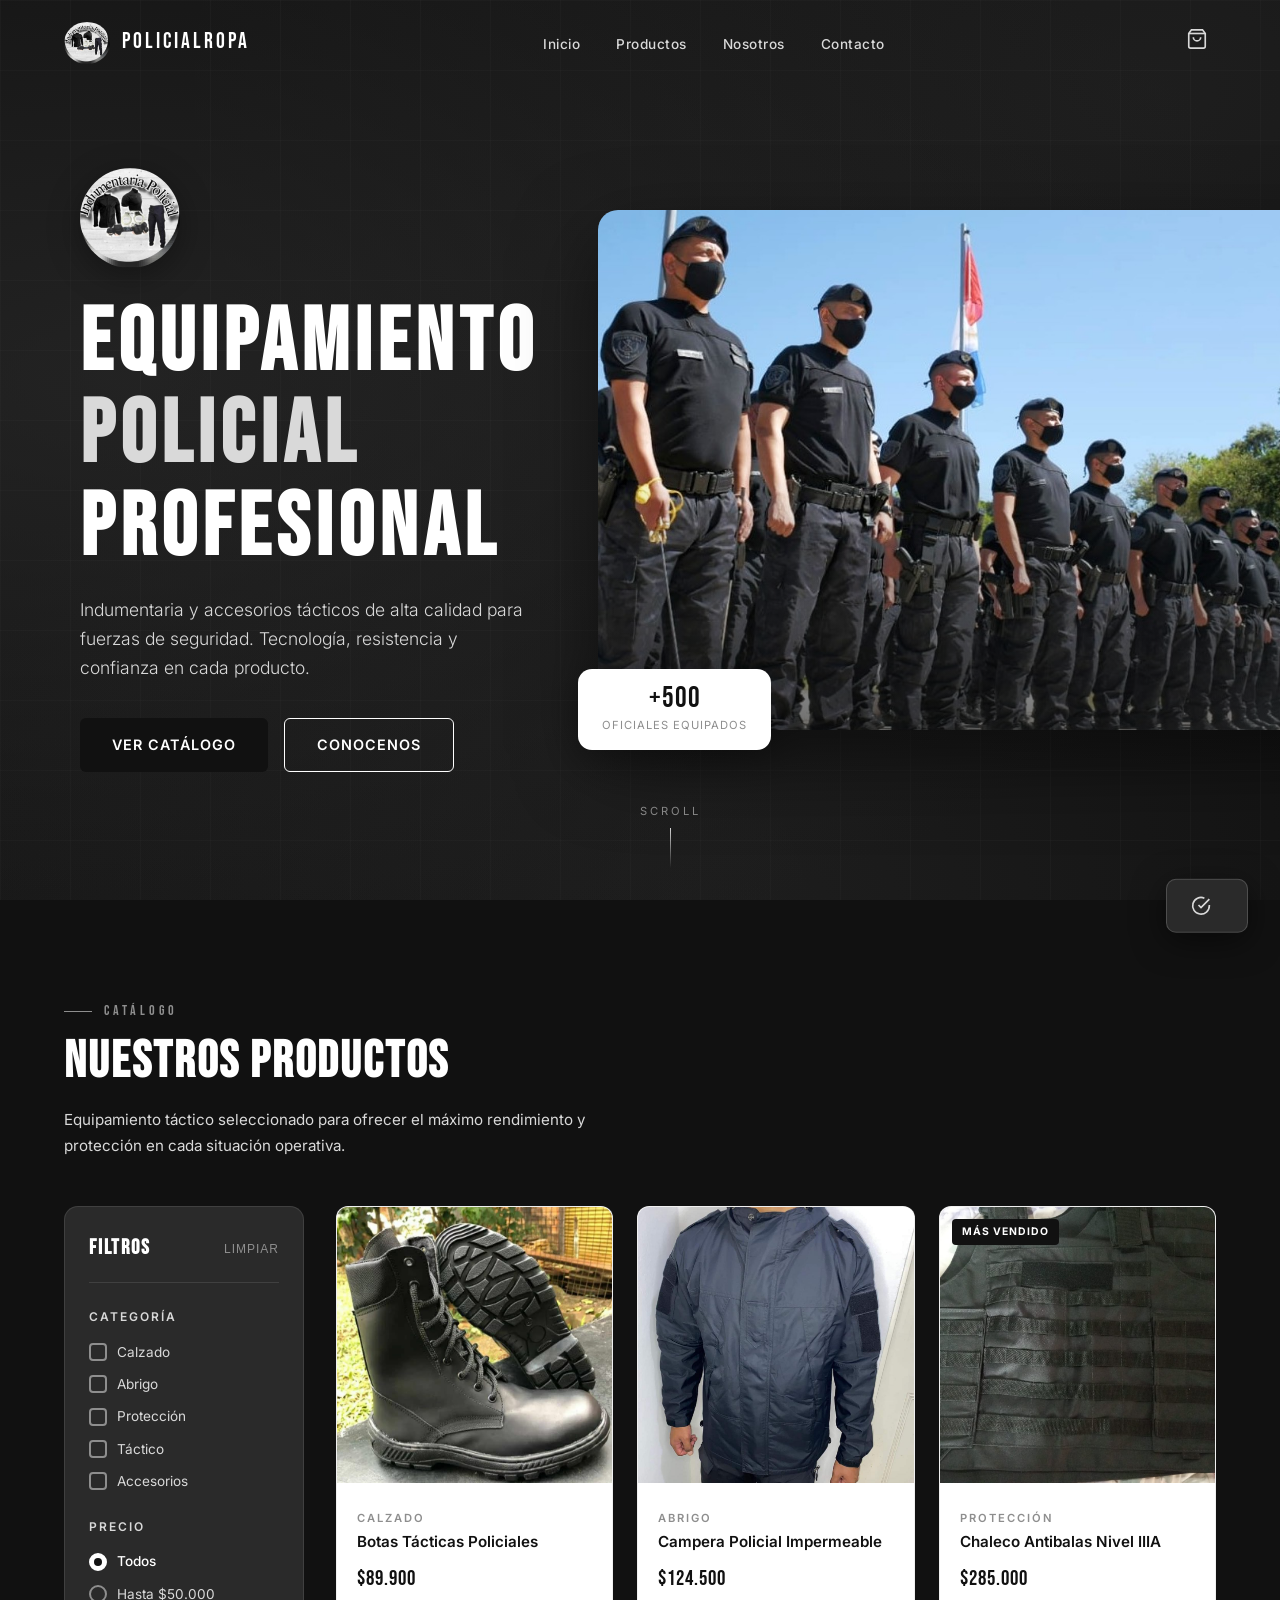
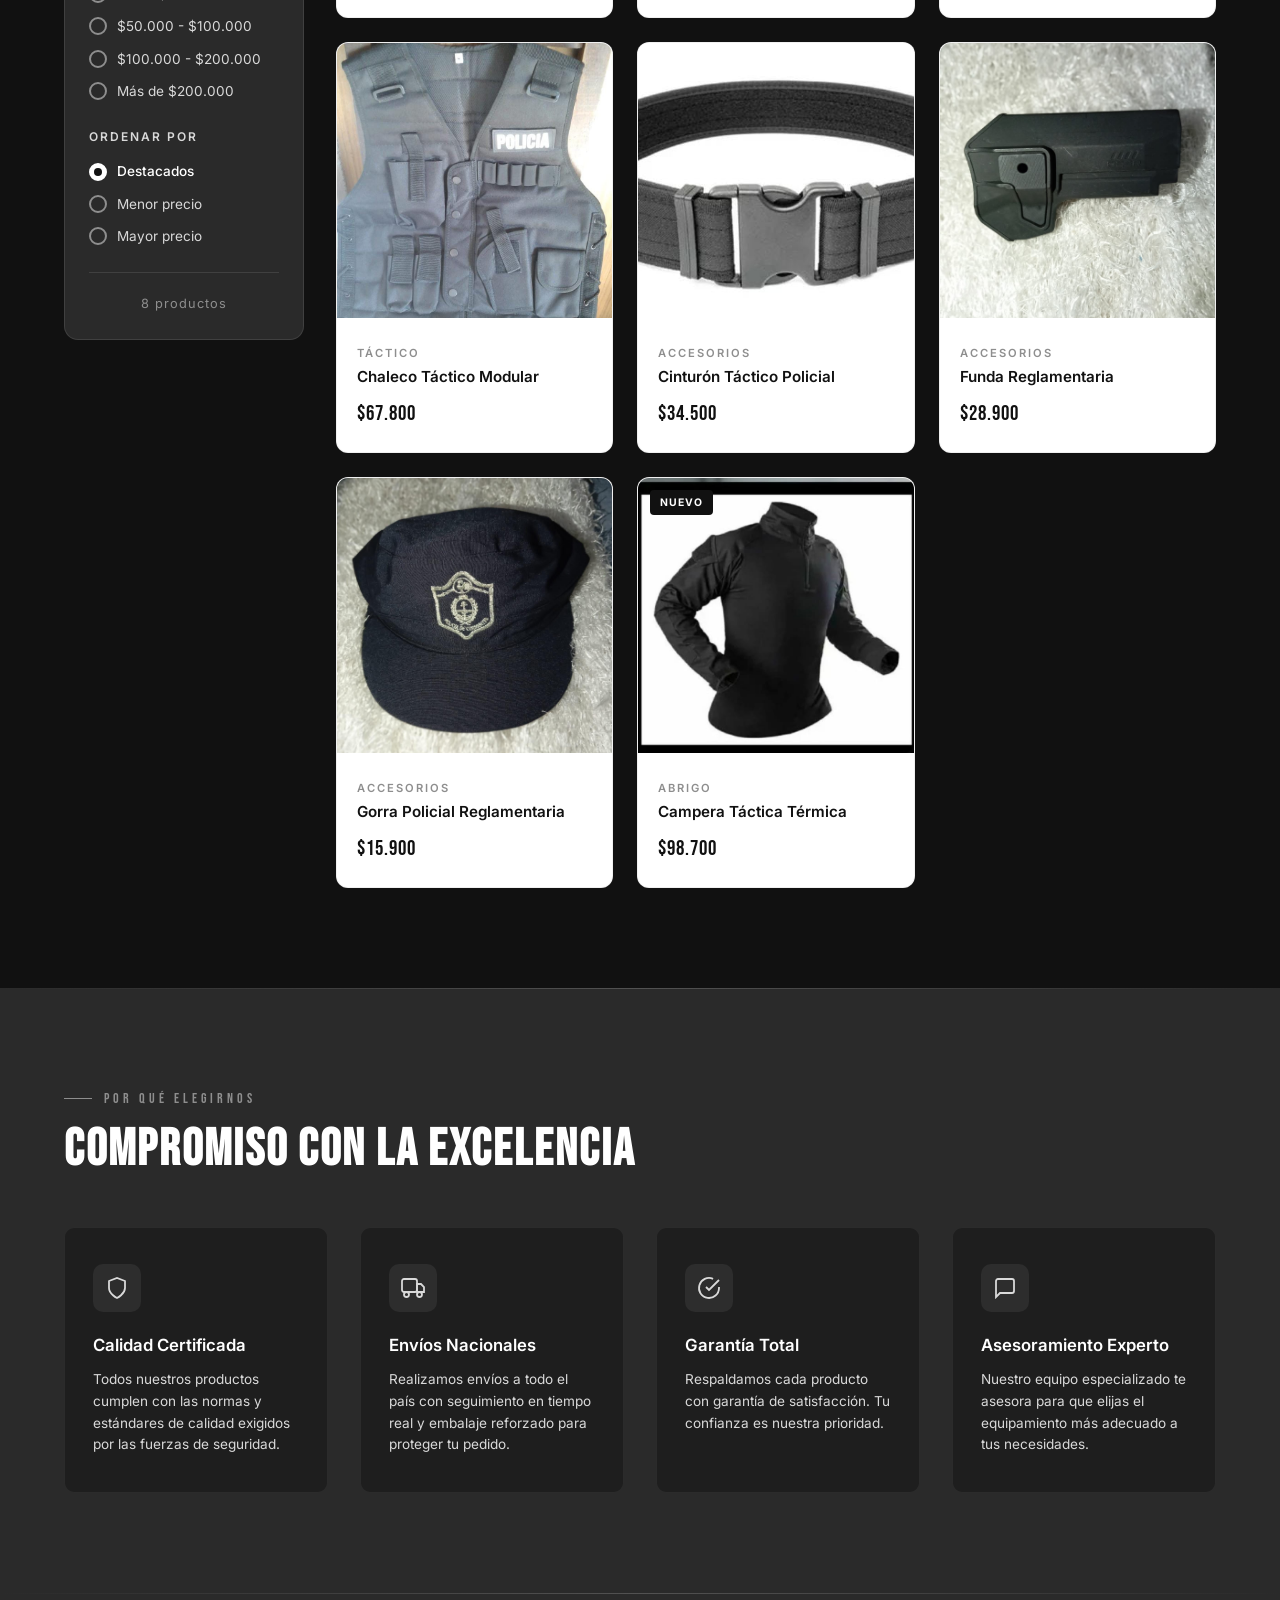
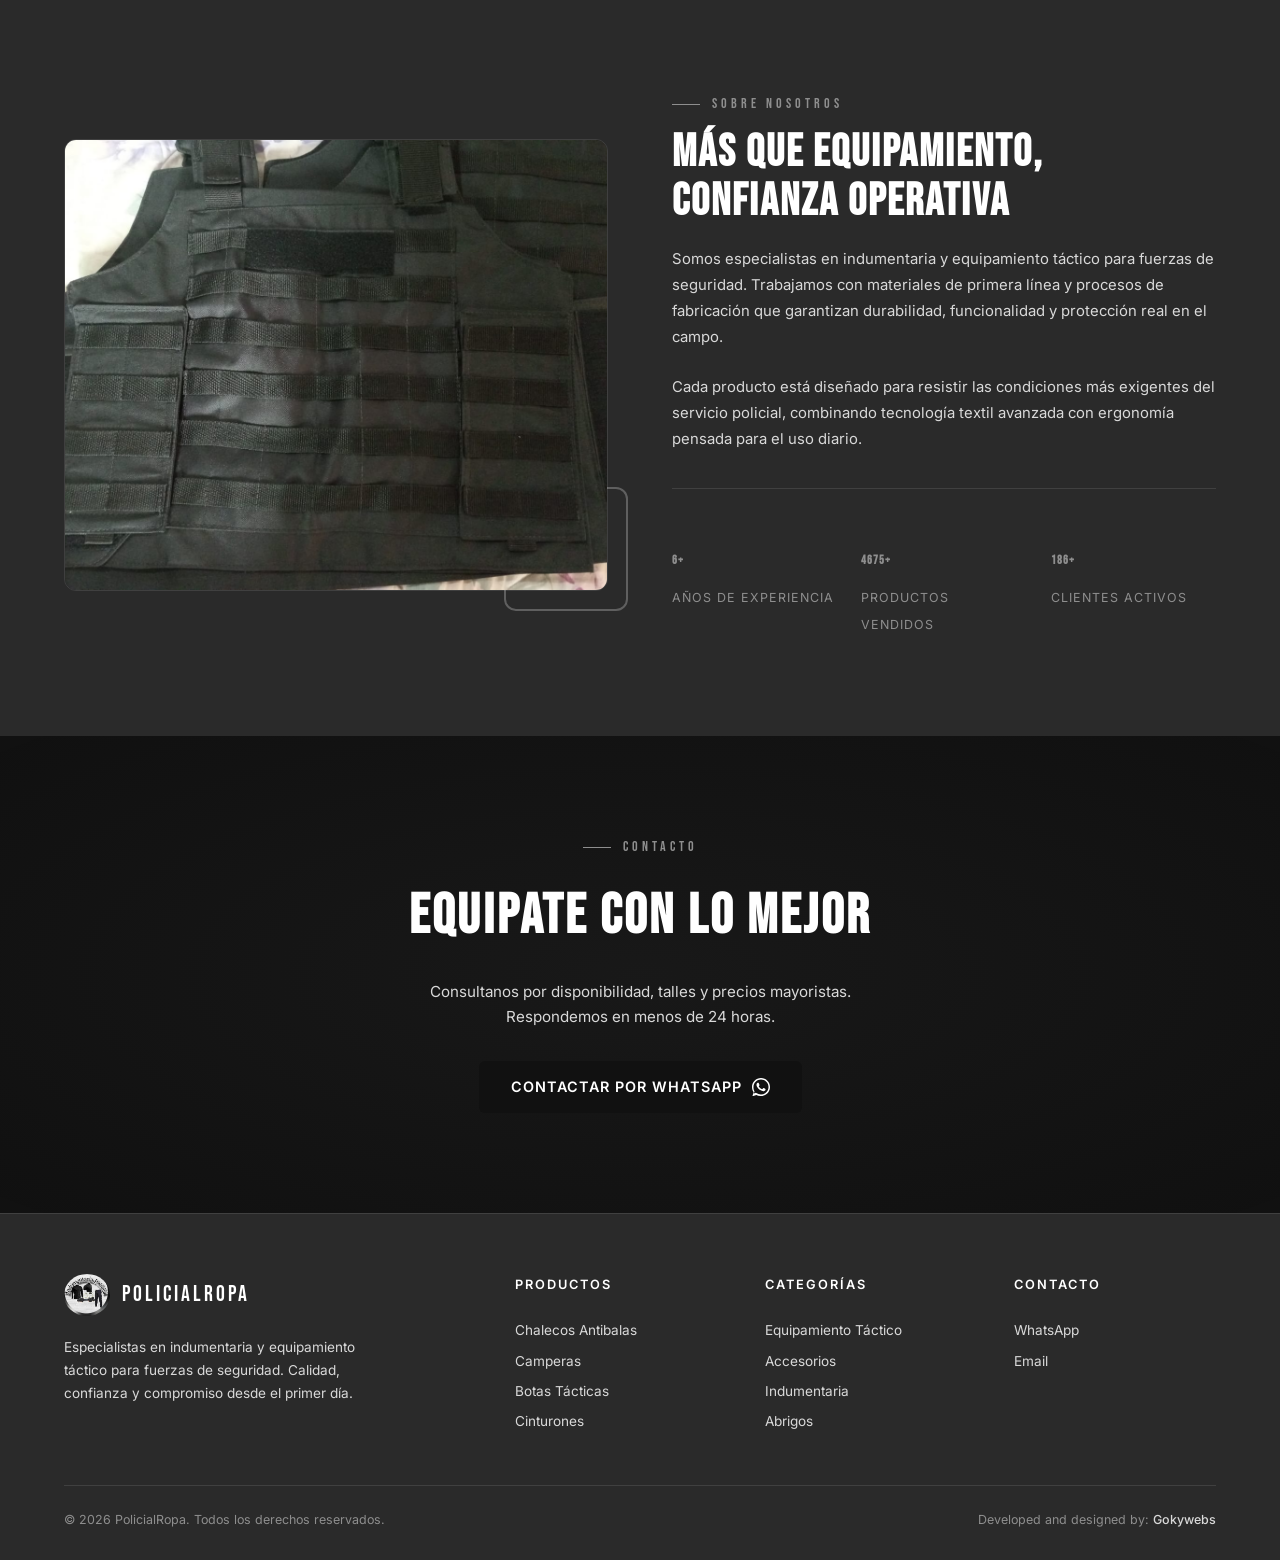
<file: index.html>
<!DOCTYPE html>
<html lang="es">
<head>
  <meta charset="UTF-8">
  <meta name="viewport" content="width=device-width, initial-scale=1.0">
  <meta name="description" content="Indumentaria policial y equipamiento táctico de alta calidad. Chalecos, camperas, botas, cinturones y accesorios para fuerzas de seguridad. Envíos a todo el país.">
  <meta name="keywords" content="indumentaria policial, equipamiento táctico, chaleco antibalas, campera policial, botas tácticas, uniforme policial, ropa policial, equipamiento de seguridad">
  <meta name="robots" content="index, follow">
  <meta property="og:title" content="PolicialRopa | Equipamiento Táctico Profesional">
  <meta property="og:description" content="Indumentaria y equipamiento táctico de alta calidad para fuerzas de seguridad. Chalecos, camperas, botas y accesorios.">
  <meta property="og:type" content="website">
  <meta property="og:image" content="images/logo.jpeg">
  <link rel="icon" type="image/jpeg" href="images/logo.jpeg">
  <title>PolicialRopa | Indumentaria y Equipamiento Táctico Policial</title>
  <link rel="stylesheet" href="css/styles.css">
  <script type="application/ld+json">
  {
    "@context": "https://schema.org",
    "@type": "Store",
    "name": "PolicialRopa",
    "description": "Venta de indumentaria policial y equipamiento táctico profesional",
    "url": "",
    "image": "images/logo.jpeg",
    "priceRange": "$$",
    "address": {
      "@type": "PostalAddress",
      "addressCountry": "AR"
    }
  }
  </script>
</head>
<body>

  <nav>
    <div class="container nav-inner">
      <a href="index.html" class="nav-logo">
        <img src="images/logo.jpeg" alt="PolicialRopa" width="42" height="42">
        <span>POLICIALROPA</span>
      </a>
      <ul class="nav-links">
        <li><a href="#inicio">Inicio</a></li>
        <li><a href="#productos">Productos</a></li>
        <li><a href="#nosotros">Nosotros</a></li>
        <li><a href="#contacto">Contacto</a></li>
      </ul>
      <div style="display:flex;align-items:center;gap:16px;">
        <div class="nav-cart">
          <svg viewBox="0 0 24 24"><path d="M6 2L3 6v14a2 2 0 002 2h14a2 2 0 002-2V6l-3-4z"/><line x1="3" y1="6" x2="21" y2="6"/><path d="M16 10a4 4 0 01-8 0"/></svg>
          <span class="cart-badge">0</span>
        </div>
        <div class="menu-toggle">
          <span></span>
          <span></span>
          <span></span>
        </div>
      </div>
    </div>
  </nav>

  <section class="hero" id="inicio">
    <div class="hero-bg"></div>
    <div class="hero-inner">
      <div class="hero-content">
        <div class="hero-logo">
          <img src="images/logo.jpeg" alt="PolicialRopa Logo" width="100" height="100">
        </div>
        <h1>EQUIPAMIENTO <span class="accent-text">POLICIAL</span><br>PROFESIONAL</h1>
        <p class="hero-sub">Indumentaria y accesorios tácticos de alta calidad para fuerzas de seguridad. Tecnología, resistencia y confianza en cada producto.</p>
        <div class="hero-cta">
          <a href="#productos" class="btn-primary">Ver Catálogo</a>
          <a href="#nosotros" class="btn-outline">Conocenos</a>
        </div>
      </div>
      <div class="hero-image">
        <div class="hero-image-frame">
          <img src="images/hero.jpg" alt="Equipamiento táctico policial - Chaleco táctico profesional" width="600" height="700">
          <div class="hero-image-overlay"></div>
        </div>
        <div class="hero-image-badge">
          <span class="badge-number">+500</span>
          <span class="badge-text">Oficiales equipados</span>
        </div>
      </div>
    </div>
    <div class="hero-scroll">
      <span>Scroll</span>
      <div class="scroll-line"></div>
    </div>
  </section>



  <section class="products" id="productos">
    <div class="container">
      <div class="products-header reveal">
        <div>
          <span class="section-label">Catálogo</span>
          <h2 class="section-title">NUESTROS PRODUCTOS</h2>
          <p class="section-desc">Equipamiento táctico seleccionado para ofrecer el máximo rendimiento y protección en cada situación operativa.</p>
        </div>
      </div>
      <div class="products-layout">
        <aside class="products-filters reveal">
          <div class="filters-header">
            <h3>Filtros</h3>
            <button class="filters-reset" id="filtersReset">Limpiar</button>
          </div>
          <div class="filter-group">
            <h4 class="filter-title">Categoría</h4>
            <div class="filter-options">
              <label class="filter-option">
                <input type="checkbox" name="category" value="Calzado">
                <span class="filter-check"></span>
                <span class="filter-label">Calzado</span>
              </label>
              <label class="filter-option">
                <input type="checkbox" name="category" value="Abrigo">
                <span class="filter-check"></span>
                <span class="filter-label">Abrigo</span>
              </label>
              <label class="filter-option">
                <input type="checkbox" name="category" value="Protección">
                <span class="filter-check"></span>
                <span class="filter-label">Protección</span>
              </label>
              <label class="filter-option">
                <input type="checkbox" name="category" value="Táctico">
                <span class="filter-check"></span>
                <span class="filter-label">Táctico</span>
              </label>
              <label class="filter-option">
                <input type="checkbox" name="category" value="Accesorios">
                <span class="filter-check"></span>
                <span class="filter-label">Accesorios</span>
              </label>
            </div>
          </div>
          <div class="filter-group">
            <h4 class="filter-title">Precio</h4>
            <div class="filter-options">
              <label class="filter-option">
                <input type="radio" name="price" value="all" checked>
                <span class="filter-check filter-check-radio"></span>
                <span class="filter-label">Todos</span>
              </label>
              <label class="filter-option">
                <input type="radio" name="price" value="0-50000">
                <span class="filter-check filter-check-radio"></span>
                <span class="filter-label">Hasta $50.000</span>
              </label>
              <label class="filter-option">
                <input type="radio" name="price" value="50000-100000">
                <span class="filter-check filter-check-radio"></span>
                <span class="filter-label">$50.000 - $100.000</span>
              </label>
              <label class="filter-option">
                <input type="radio" name="price" value="100000-200000">
                <span class="filter-check filter-check-radio"></span>
                <span class="filter-label">$100.000 - $200.000</span>
              </label>
              <label class="filter-option">
                <input type="radio" name="price" value="200000-999999">
                <span class="filter-check filter-check-radio"></span>
                <span class="filter-label">Más de $200.000</span>
              </label>
            </div>
          </div>
          <div class="filter-group">
            <h4 class="filter-title">Ordenar por</h4>
            <div class="filter-options">
              <label class="filter-option">
                <input type="radio" name="sort" value="default" checked>
                <span class="filter-check filter-check-radio"></span>
                <span class="filter-label">Destacados</span>
              </label>
              <label class="filter-option">
                <input type="radio" name="sort" value="price-asc">
                <span class="filter-check filter-check-radio"></span>
                <span class="filter-label">Menor precio</span>
              </label>
              <label class="filter-option">
                <input type="radio" name="sort" value="price-desc">
                <span class="filter-check filter-check-radio"></span>
                <span class="filter-label">Mayor precio</span>
              </label>
            </div>
          </div>
          <div class="filters-count">
            <span id="filtersCount">8 productos</span>
          </div>
        </aside>
      <div class="products-grid">

        <a href="productos/botas-tacticas.html" class="product-card reveal stagger-1" data-category="Calzado" data-price="89900">
          <div class="product-img">
            <img src="images/botas.jpeg" alt="Botas Tácticas Policiales" loading="lazy" width="400" height="400">
            <div class="product-overlay"><span class="btn-sm">Ver Detalle</span></div>
          </div>
          <div class="product-info">
            <span class="product-category">Calzado</span>
            <h3>Botas Tácticas Policiales</h3>
            <span class="product-price">$89.900</span>
          </div>
        </a>

        <a href="productos/campera-policial.html" class="product-card reveal stagger-2" data-category="Abrigo" data-price="124500">
          <div class="product-img">
            <img src="images/campera.jpeg" alt="Campera Policial Impermeable" loading="lazy" width="400" height="400">
            <div class="product-overlay"><span class="btn-sm">Ver Detalle</span></div>
          </div>
          <div class="product-info">
            <span class="product-category">Abrigo</span>
            <h3>Campera Policial Impermeable</h3>
            <span class="product-price">$124.500</span>
          </div>
        </a>

        <a href="productos/chaleco-antibalas.html" class="product-card reveal stagger-3" data-category="Protección" data-price="285000">
          <div class="product-img">
            <img src="images/chaleco.jpeg" alt="Chaleco Antibalas Nivel IIIA" loading="lazy" width="400" height="400">
            <span class="product-tag">Más vendido</span>
            <div class="product-overlay"><span class="btn-sm">Ver Detalle</span></div>
          </div>
          <div class="product-info">
            <span class="product-category">Protección</span>
            <h3>Chaleco Antibalas Nivel IIIA</h3>
            <span class="product-price">$285.000</span>
          </div>
        </a>

        <a href="productos/chaleco-tactico.html" class="product-card reveal stagger-4" data-category="Táctico" data-price="67800">
          <div class="product-img">
            <img src="images/chaleco2.jpeg" alt="Chaleco Táctico Modular" loading="lazy" width="400" height="400">
            <div class="product-overlay"><span class="btn-sm">Ver Detalle</span></div>
          </div>
          <div class="product-info">
            <span class="product-category">Táctico</span>
            <h3>Chaleco Táctico Modular</h3>
            <span class="product-price">$67.800</span>
          </div>
        </a>

        <a href="productos/cinturon-tactico.html" class="product-card reveal stagger-5" data-category="Accesorios" data-price="34500">
          <div class="product-img">
            <img src="images/cinturon.jpeg" alt="Cinturón Táctico Policial" loading="lazy" width="400" height="400">
            <div class="product-overlay"><span class="btn-sm">Ver Detalle</span></div>
          </div>
          <div class="product-info">
            <span class="product-category">Accesorios</span>
            <h3>Cinturón Táctico Policial</h3>
            <span class="product-price">$34.500</span>
          </div>
        </a>

        <a href="productos/funda-reglamentaria.html" class="product-card reveal stagger-6" data-category="Accesorios" data-price="28900">
          <div class="product-img">
            <img src="images/funda.jpeg" alt="Funda Reglamentaria" loading="lazy" width="400" height="400">
            <div class="product-overlay"><span class="btn-sm">Ver Detalle</span></div>
          </div>
          <div class="product-info">
            <span class="product-category">Accesorios</span>
            <h3>Funda Reglamentaria</h3>
            <span class="product-price">$28.900</span>
          </div>
        </a>

        <a href="productos/gorra-policial.html" class="product-card reveal stagger-7" data-category="Accesorios" data-price="15900">
          <div class="product-img">
            <img src="images/gorra.jpeg" alt="Gorra Policial Reglamentaria" loading="lazy" width="400" height="400">
            <div class="product-overlay"><span class="btn-sm">Ver Detalle</span></div>
          </div>
          <div class="product-info">
            <span class="product-category">Accesorios</span>
            <h3>Gorra Policial Reglamentaria</h3>
            <span class="product-price">$15.900</span>
          </div>
        </a>

        <a href="productos/campera-tactica.html" class="product-card reveal stagger-8" data-category="Abrigo" data-price="98700">
          <div class="product-img">
            <img src="images/otracampera.jpeg" alt="Campera Táctica Térmica" loading="lazy" width="400" height="400">
            <span class="product-tag">Nuevo</span>
            <div class="product-overlay"><span class="btn-sm">Ver Detalle</span></div>
          </div>
          <div class="product-info">
            <span class="product-category">Abrigo</span>
            <h3>Campera Táctica Térmica</h3>
            <span class="product-price">$98.700</span>
          </div>
        </a>

      </div>
      </div>
    </div>
  </section>
    <section class="features" id="beneficios">
    <div class="container">
      <div class="reveal">
        <span class="section-label">Por qué elegirnos</span>
        <h2 class="section-title">COMPROMISO CON LA EXCELENCIA</h2>
      </div>
      <div class="features-grid">
        <div class="feature-card reveal stagger-1">
          <div class="feature-icon">
            <svg viewBox="0 0 24 24"><path d="M12 22s8-4 8-10V5l-8-3-8 3v7c0 6 8 10 8 10z"/></svg>
          </div>
          <h3>Calidad Certificada</h3>
          <p>Todos nuestros productos cumplen con las normas y estándares de calidad exigidos por las fuerzas de seguridad.</p>
        </div>
        <div class="feature-card reveal stagger-2">
          <div class="feature-icon">
            <svg viewBox="0 0 24 24"><rect x="1" y="3" width="15" height="13" rx="2"/><polygon points="16 8 20 8 23 11 23 16 16 16 16 8"/><circle cx="5.5" cy="18.5" r="2.5"/><circle cx="18.5" cy="18.5" r="2.5"/></svg>
          </div>
          <h3>Envíos Nacionales</h3>
          <p>Realizamos envíos a todo el país con seguimiento en tiempo real y embalaje reforzado para proteger tu pedido.</p>
        </div>
        <div class="feature-card reveal stagger-3">
          <div class="feature-icon">
            <svg viewBox="0 0 24 24"><path d="M22 11.08V12a10 10 0 11-5.93-9.14"/><polyline points="22 4 12 14.01 9 11.01"/></svg>
          </div>
          <h3>Garantía Total</h3>
          <p>Respaldamos cada producto con garantía de satisfacción. Tu confianza es nuestra prioridad.</p>
        </div>
        <div class="feature-card reveal stagger-4">
          <div class="feature-icon">
            <svg viewBox="0 0 24 24"><path d="M21 15a2 2 0 01-2 2H7l-4 4V5a2 2 0 012-2h14a2 2 0 012 2z"/></svg>
          </div>
          <h3>Asesoramiento Experto</h3>
          <p>Nuestro equipo especializado te asesora para que elijas el equipamiento más adecuado a tus necesidades.</p>
        </div>
      </div>
    </div>
  </section>

  <section class="about" id="nosotros">
    <div class="container">
      <div class="about-grid">
        <div class="about-visual reveal from-left">
          <div class="about-visual-inner">
            <img src="images/chaleco.jpeg" alt="Equipamiento táctico profesional" loading="lazy" width="600" height="450">
          </div>
        </div>
        <div class="about-content reveal from-right">
          <span class="section-label">Sobre nosotros</span>
          <h2>MÁS QUE EQUIPAMIENTO,<br>CONFIANZA OPERATIVA</h2>
          <p>Somos especialistas en indumentaria y equipamiento táctico para fuerzas de seguridad. Trabajamos con materiales de primera línea y procesos de fabricación que garantizan durabilidad, funcionalidad y protección real en el campo.</p>
          <p>Cada producto está diseñado para resistir las condiciones más exigentes del servicio policial, combinando tecnología textil avanzada con ergonomía pensada para el uso diario.</p>
          <div class="about-stats">
            <div class="stat-item">
              <h4><span class="counter" data-target="12" data-suffix="+">0</span></h4>
              <span>Años de experiencia</span>
            </div>
            <div class="stat-item">
              <h4><span class="counter" data-target="8500" data-suffix="+">0</span></h4>
              <span>Productos vendidos</span>
            </div>
            <div class="stat-item">
              <h4><span class="counter" data-target="340" data-suffix="+">0</span></h4>
              <span>Clientes activos</span>
            </div>
          </div>
        </div>
      </div>
    </div>
  </section>

  <section class="cta-section" id="contacto">
    <div class="container">
      <div class="cta-inner reveal from-scale">
        <span class="section-label" style="justify-content:center;">Contacto</span>
        <h2>EQUIPATE CON LO MEJOR</h2>
        <p>Consultanos por disponibilidad, talles y precios mayoristas. Respondemos en menos de 24 horas.</p>
        <a href="https://wa.me/5491100000000?text=Hola%2C%20quiero%20consultar%20por%20productos%20de%20indumentaria%20policial" target="_blank" rel="noopener" class="btn-primary">
          Contactar por WhatsApp
          <svg width="18" height="18" viewBox="0 0 24 24" fill="currentColor"><path d="M17.472 14.382c-.297-.149-1.758-.867-2.03-.967-.273-.099-.471-.148-.67.15-.197.297-.767.966-.94 1.164-.173.199-.347.223-.644.075-.297-.15-1.255-.463-2.39-1.475-.883-.788-1.48-1.761-1.653-2.059-.173-.297-.018-.458.13-.606.134-.133.298-.347.446-.52.149-.174.198-.298.298-.497.099-.198.05-.371-.025-.52-.075-.149-.669-1.612-.916-2.207-.242-.579-.487-.5-.669-.51-.173-.008-.371-.01-.57-.01-.198 0-.52.074-.792.372-.272.297-1.04 1.016-1.04 2.479 0 1.462 1.065 2.875 1.213 3.074.149.198 2.096 3.2 5.077 4.487.709.306 1.262.489 1.694.625.712.227 1.36.195 1.871.118.571-.085 1.758-.719 2.006-1.413.248-.694.248-1.289.173-1.413-.074-.124-.272-.198-.57-.347z"/><path d="M12 0C5.373 0 0 5.373 0 12c0 2.625.846 5.059 2.284 7.034L.789 23.492a.5.5 0 00.611.611l4.458-1.495A11.945 11.945 0 0012 24c6.627 0 12-5.373 12-12S18.627 0 12 0zm0 22c-2.319 0-4.476-.697-6.282-1.89l-.44-.298-2.85.955.955-2.85-.298-.44A9.953 9.953 0 012 12C2 6.486 6.486 2 12 2s10 4.486 10 10-4.486 10-10 10z"/></svg>
        </a>
      </div>
    </div>
  </section>

  <footer>
    <div class="container">
      <div class="footer-grid">
        <div class="footer-brand">
          <a href="index.html" class="nav-logo">
            <img src="images/logo.jpeg" alt="PolicialRopa" width="42" height="42">
            <span>POLICIALROPA</span>
          </a>
          <p>Especialistas en indumentaria y equipamiento táctico para fuerzas de seguridad. Calidad, confianza y compromiso desde el primer día.</p>
        </div>
        <div class="footer-col">
          <h4>Productos</h4>
          <a href="productos/chaleco-antibalas.html">Chalecos Antibalas</a>
          <a href="productos/campera-policial.html">Camperas</a>
          <a href="productos/botas-tacticas.html">Botas Tácticas</a>
          <a href="productos/cinturon-tactico.html">Cinturones</a>
        </div>
        <div class="footer-col">
          <h4>Categorías</h4>
          <a href="productos/chaleco-tactico.html">Equipamiento Táctico</a>
          <a href="productos/funda-reglamentaria.html">Accesorios</a>
          <a href="productos/gorra-policial.html">Indumentaria</a>
          <a href="productos/campera-tactica.html">Abrigos</a>
        </div>
        <div class="footer-col">
          <h4>Contacto</h4>
          <a href="https://wa.me/5491100000000" target="_blank" rel="noopener">WhatsApp</a>
          <a href="mailto:info@policialropa.com">Email</a>
        </div>
      </div>
      <div class="footer-bottom">
        <p>&copy; 2026 PolicialRopa. Todos los derechos reservados.</p>
        <p>Developed and designed by: <a href="https://gokywebs.net" target="_blank" rel="noopener">Gokywebs</a></p>
      </div>
    </div>
  </footer>

  <div class="cart-overlay"></div>
  <div class="cart-drawer">
    <div class="cart-header">
      <h3>Mi Carrito</h3>
      <button class="cart-close">✕</button>
    </div>
    <div class="cart-items"></div>
    <div class="cart-footer">
      <div class="cart-total">
        <span>Total</span>
        <strong>$0</strong>
      </div>
      <button class="btn-primary cart-checkout">Finalizar Compra</button>
    </div>
  </div>

  <div class="toast">
    <svg viewBox="0 0 24 24"><path d="M22 11.08V12a10 10 0 11-5.93-9.14"/><polyline points="22 4 12 14.01 9 11.01"/></svg>
    <span></span>
  </div>

  <script src="js/main.js"></script>
</body>
</html>
</file>
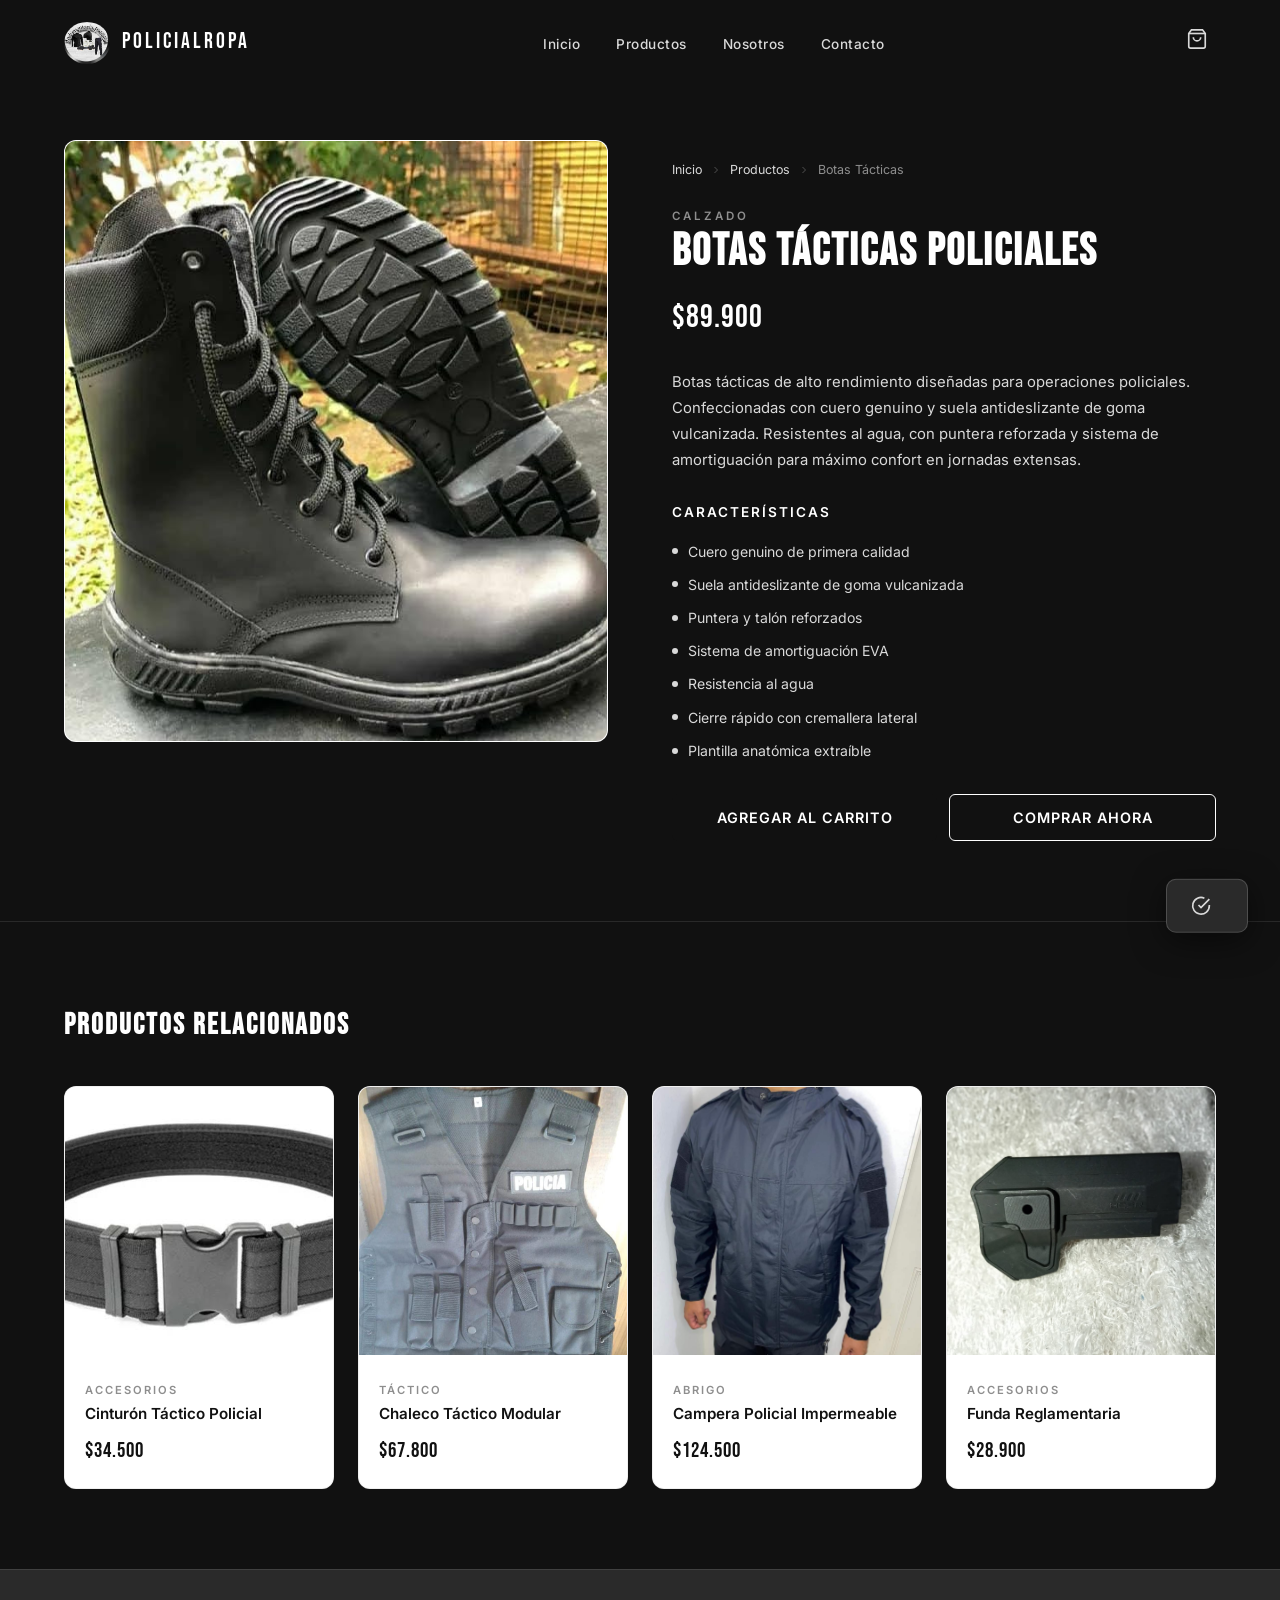
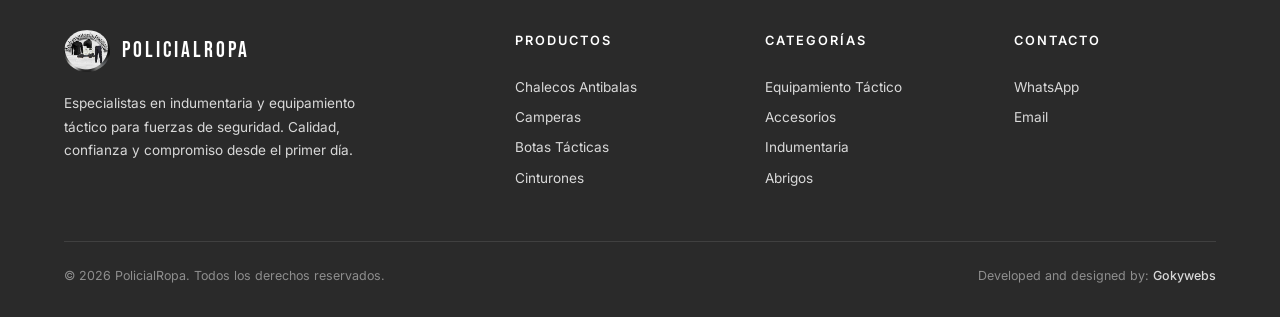
<file: productos/botas-tacticas.html>
<!DOCTYPE html>
<html lang="es">
<head>
  <meta charset="UTF-8">
  <meta name="viewport" content="width=device-width, initial-scale=1.0">
  <meta name="description" content="Botas tácticas policiales de alto rendimiento. Cuero genuino, suela antideslizante y amortiguación para máximo confort en operaciones de seguridad.">
  <meta name="keywords" content="botas tácticas, botas policiales, calzado policial, botas de seguridad, botas operativas">
  <meta property="og:title" content="Botas Tácticas Policiales | PolicialRopa">
  <meta property="og:description" content="Botas tácticas de alto rendimiento para operaciones policiales. Cuero genuino y suela antideslizante.">
  <meta property="og:image" content="../images/botas.jpeg">
  <link rel="icon" type="image/jpeg" href="../images/logo.jpeg">
  <title>Botas Tácticas Policiales | PolicialRopa</title>
  <link rel="stylesheet" href="../css/styles.css">
  <script type="application/ld+json">
  {
    "@context": "https://schema.org",
    "@type": "Product",
    "name": "Botas Tácticas Policiales",
    "description": "Botas tácticas de alto rendimiento diseñadas para operaciones policiales. Cuero genuino y suela antideslizante.",
    "image": "../images/botas.jpeg",
    "brand": { "@type": "Brand", "name": "PolicialRopa" },
    "offers": {
      "@type": "Offer",
      "price": "89900",
      "priceCurrency": "ARS",
      "availability": "https://schema.org/InStock"
    }
  }
  </script>
</head>
<body>

  <nav>
    <div class="container nav-inner">
      <a href="../index.html" class="nav-logo">
        <img src="../images/logo.jpeg" alt="PolicialRopa" width="42" height="42">
        <span>POLICIALROPA</span>
      </a>
      <ul class="nav-links">
        <li><a href="../index.html">Inicio</a></li>
        <li><a href="../index.html#productos">Productos</a></li>
        <li><a href="../index.html#nosotros">Nosotros</a></li>
        <li><a href="../index.html#contacto">Contacto</a></li>
      </ul>
      <div style="display:flex;align-items:center;gap:16px;">
        <div class="nav-cart">
          <svg viewBox="0 0 24 24"><path d="M6 2L3 6v14a2 2 0 002 2h14a2 2 0 002-2V6l-3-4z"/><line x1="3" y1="6" x2="21" y2="6"/><path d="M16 10a4 4 0 01-8 0"/></svg>
          <span class="cart-badge">0</span>
        </div>
        <div class="menu-toggle">
          <span></span>
          <span></span>
          <span></span>
        </div>
      </div>
    </div>
  </nav>

  <section class="product-detail">
    <div class="container">
      <div class="product-detail-grid">
        <div class="detail-image reveal">
          <img src="../images/botas.jpeg" alt="Botas Tácticas Policiales" width="600" height="600">
        </div>
        <div class="detail-info">
          <div class="detail-breadcrumb reveal">
            <a href="../index.html">Inicio</a>
            <svg viewBox="0 0 24 24"><polyline points="9 18 15 12 9 6"/></svg>
            <a href="../index.html#productos">Productos</a>
            <svg viewBox="0 0 24 24"><polyline points="9 18 15 12 9 6"/></svg>
            <span>Botas Tácticas</span>
          </div>
          <span class="detail-category reveal">Calzado</span>
          <h1 class="reveal">BOTAS TÁCTICAS POLICIALES</h1>
          <div class="detail-price reveal">$89.900</div>
          <p class="detail-desc reveal">Botas tácticas de alto rendimiento diseñadas para operaciones policiales. Confeccionadas con cuero genuino y suela antideslizante de goma vulcanizada. Resistentes al agua, con puntera reforzada y sistema de amortiguación para máximo confort en jornadas extensas.</p>
          <div class="detail-features reveal">
            <h3>Características</h3>
            <ul>
              <li>Cuero genuino de primera calidad</li>
              <li>Suela antideslizante de goma vulcanizada</li>
              <li>Puntera y talón reforzados</li>
              <li>Sistema de amortiguación EVA</li>
              <li>Resistencia al agua</li>
              <li>Cierre rápido con cremallera lateral</li>
              <li>Plantilla anatómica extraíble</li>
            </ul>
          </div>
          <div class="detail-actions reveal">
            <button class="btn-primary" onclick="addToCart('Botas Tácticas Policiales', 89900, '../images/botas.jpeg')">Agregar al Carrito</button>
            <button class="btn-outline" onclick="buyNow('Botas Tácticas Policiales')">Comprar Ahora</button>
          </div>
        </div>
      </div>
    </div>
  </section>

  <section class="related-products">
    <div class="container">
      <h2 class="reveal">PRODUCTOS RELACIONADOS</h2>
      <div class="related-grid">
        <a href="cinturon-tactico.html" class="product-card reveal stagger-1">
          <div class="product-img">
            <img src="../images/cinturon.jpeg" alt="Cinturón Táctico Policial" loading="lazy" width="400" height="400">
            <div class="product-overlay"><span class="btn-sm">Ver Detalle</span></div>
          </div>
          <div class="product-info">
            <span class="product-category">Accesorios</span>
            <h3>Cinturón Táctico Policial</h3>
            <span class="product-price">$34.500</span>
          </div>
        </a>
        <a href="chaleco-tactico.html" class="product-card reveal stagger-2">
          <div class="product-img">
            <img src="../images/chaleco2.jpeg" alt="Chaleco Táctico Modular" loading="lazy" width="400" height="400">
            <div class="product-overlay"><span class="btn-sm">Ver Detalle</span></div>
          </div>
          <div class="product-info">
            <span class="product-category">Táctico</span>
            <h3>Chaleco Táctico Modular</h3>
            <span class="product-price">$67.800</span>
          </div>
        </a>
        <a href="campera-policial.html" class="product-card reveal stagger-3">
          <div class="product-img">
            <img src="../images/campera.jpeg" alt="Campera Policial Impermeable" loading="lazy" width="400" height="400">
            <div class="product-overlay"><span class="btn-sm">Ver Detalle</span></div>
          </div>
          <div class="product-info">
            <span class="product-category">Abrigo</span>
            <h3>Campera Policial Impermeable</h3>
            <span class="product-price">$124.500</span>
          </div>
        </a>
        <a href="funda-reglamentaria.html" class="product-card reveal stagger-4">
          <div class="product-img">
            <img src="../images/funda.jpeg" alt="Funda Reglamentaria" loading="lazy" width="400" height="400">
            <div class="product-overlay"><span class="btn-sm">Ver Detalle</span></div>
          </div>
          <div class="product-info">
            <span class="product-category">Accesorios</span>
            <h3>Funda Reglamentaria</h3>
            <span class="product-price">$28.900</span>
          </div>
        </a>
      </div>
    </div>
  </section>

  <footer>
    <div class="container">
      <div class="footer-grid">
        <div class="footer-brand">
          <a href="../index.html" class="nav-logo">
            <img src="../images/logo.jpeg" alt="PolicialRopa" width="42" height="42">
            <span>POLICIALROPA</span>
          </a>
          <p>Especialistas en indumentaria y equipamiento táctico para fuerzas de seguridad. Calidad, confianza y compromiso desde el primer día.</p>
        </div>
        <div class="footer-col">
          <h4>Productos</h4>
          <a href="chaleco-antibalas.html">Chalecos Antibalas</a>
          <a href="campera-policial.html">Camperas</a>
          <a href="botas-tacticas.html">Botas Tácticas</a>
          <a href="cinturon-tactico.html">Cinturones</a>
        </div>
        <div class="footer-col">
          <h4>Categorías</h4>
          <a href="chaleco-tactico.html">Equipamiento Táctico</a>
          <a href="funda-reglamentaria.html">Accesorios</a>
          <a href="gorra-policial.html">Indumentaria</a>
          <a href="campera-tactica.html">Abrigos</a>
        </div>
        <div class="footer-col">
          <h4>Contacto</h4>
          <a href="https://wa.me/5491100000000" target="_blank" rel="noopener">WhatsApp</a>
          <a href="mailto:info@policialropa.com">Email</a>
        </div>
      </div>
      <div class="footer-bottom">
        <p>&copy; 2026 PolicialRopa. Todos los derechos reservados.</p>
        <p>Developed and designed by: <a href="https://gokywebs.net" target="_blank" rel="noopener">Gokywebs</a></p>
      </div>
    </div>
  </footer>

  <div class="cart-overlay"></div>
  <div class="cart-drawer">
    <div class="cart-header">
      <h3>Mi Carrito</h3>
      <button class="cart-close">✕</button>
    </div>
    <div class="cart-items"></div>
    <div class="cart-footer">
      <div class="cart-total">
        <span>Total</span>
        <strong>$0</strong>
      </div>
      <button class="btn-primary cart-checkout">Finalizar Compra</button>
    </div>
  </div>

  <div class="toast">
    <svg viewBox="0 0 24 24"><path d="M22 11.08V12a10 10 0 11-5.93-9.14"/><polyline points="22 4 12 14.01 9 11.01"/></svg>
    <span></span>
  </div>

  <script src="../js/main.js"></script>
</body>
</html>
</file>
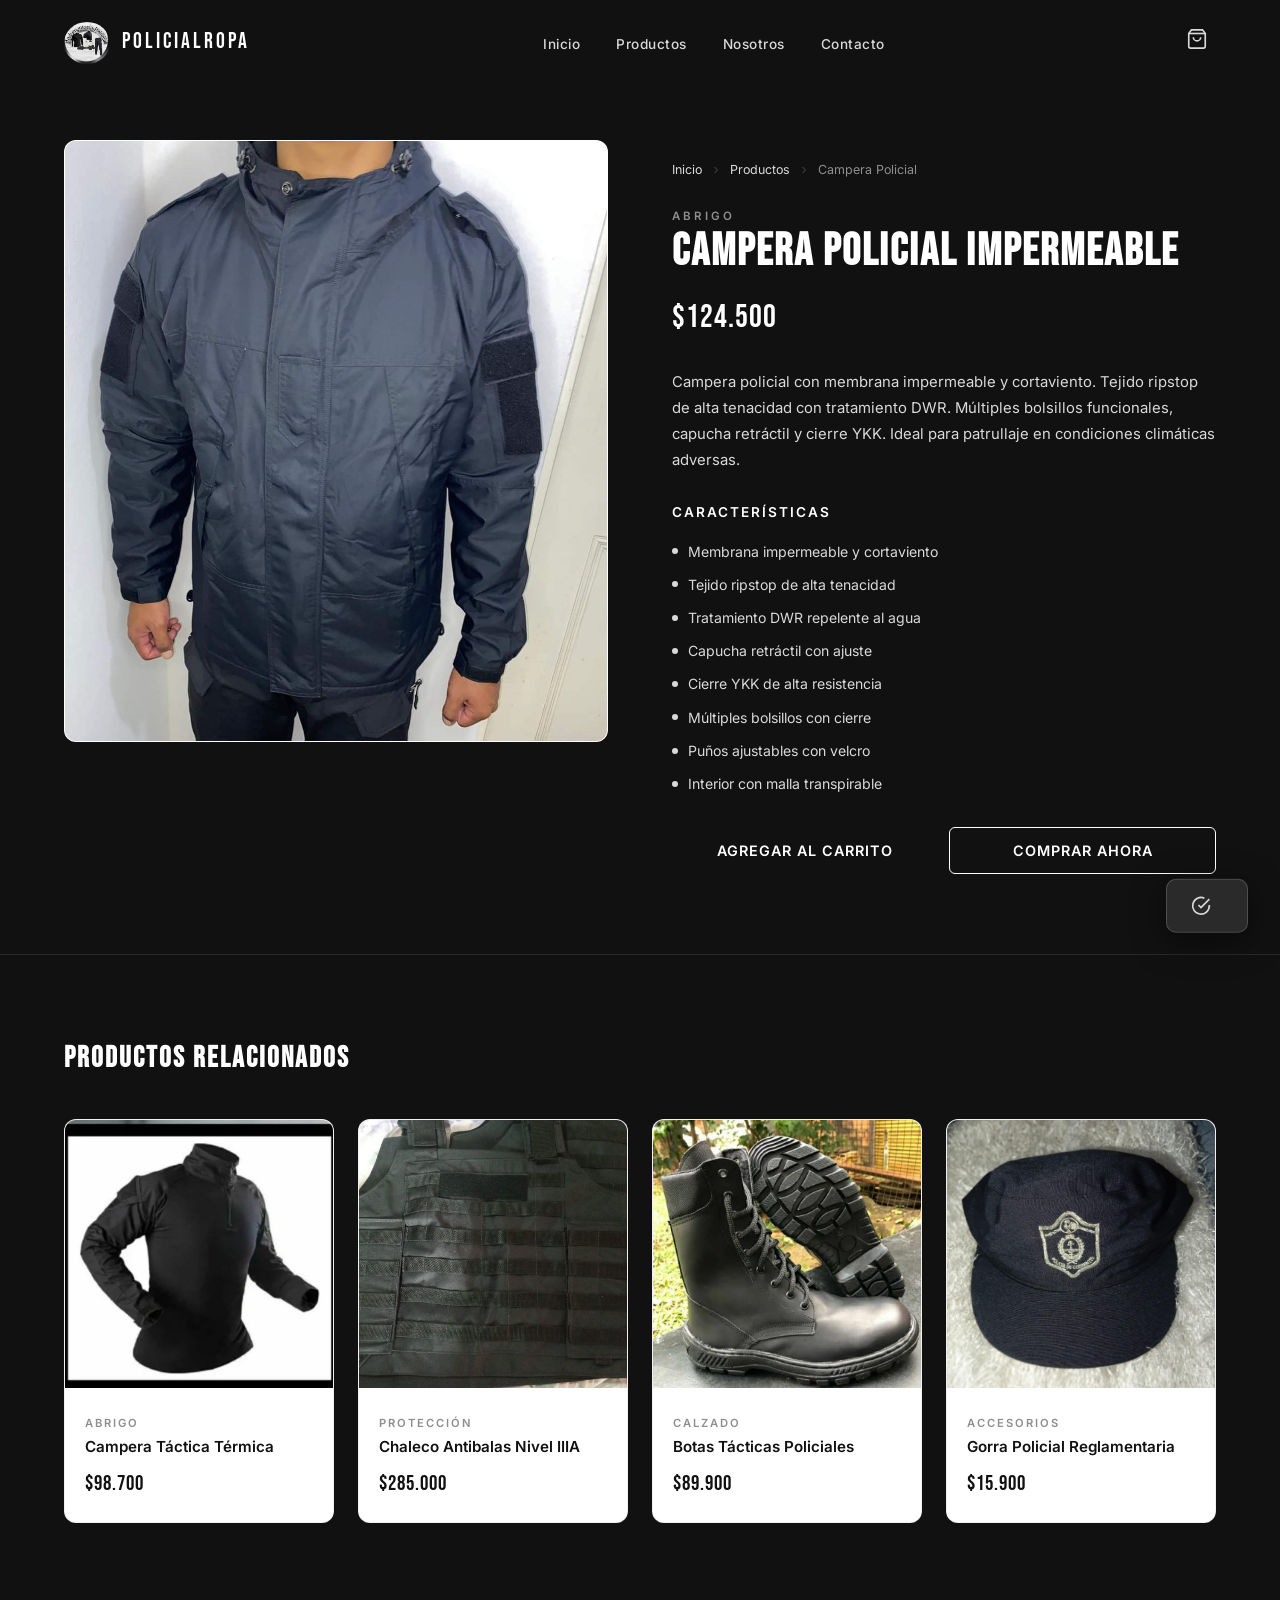
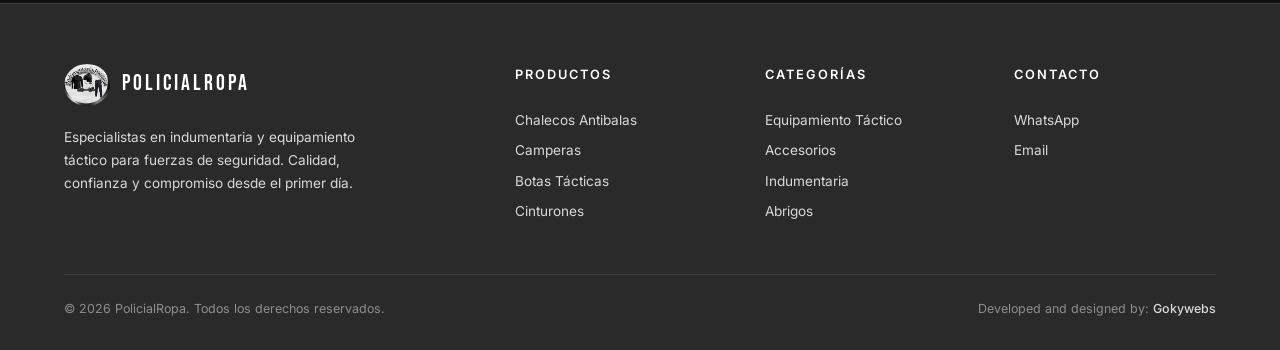
<file: productos/campera-policial.html>
<!DOCTYPE html>
<html lang="es">
<head>
  <meta charset="UTF-8">
  <meta name="viewport" content="width=device-width, initial-scale=1.0">
  <meta name="description" content="Campera policial impermeable con membrana cortaviento. Tejido ripstop de alta tenacidad, múltiples bolsillos funcionales y capucha retráctil para patrullaje.">
  <meta name="keywords" content="campera policial, campera impermeable policial, abrigo policial, campera de seguridad, campera patrullaje">
  <meta property="og:title" content="Campera Policial Impermeable | PolicialRopa">
  <meta property="og:description" content="Campera policial con membrana impermeable y cortaviento. Tejido ripstop y múltiples bolsillos funcionales.">
  <meta property="og:image" content="../images/campera.jpeg">
  <link rel="icon" type="image/jpeg" href="../images/logo.jpeg">
  <title>Campera Policial Impermeable | PolicialRopa</title>
  <link rel="stylesheet" href="../css/styles.css">
  <script type="application/ld+json">
  {
    "@context": "https://schema.org",
    "@type": "Product",
    "name": "Campera Policial Impermeable",
    "description": "Campera policial con membrana impermeable y cortaviento. Tejido ripstop de alta tenacidad con tratamiento DWR.",
    "image": "../images/campera.jpeg",
    "brand": { "@type": "Brand", "name": "PolicialRopa" },
    "offers": {
      "@type": "Offer",
      "price": "124500",
      "priceCurrency": "ARS",
      "availability": "https://schema.org/InStock"
    }
  }
  </script>
</head>
<body>

  <nav>
    <div class="container nav-inner">
      <a href="../index.html" class="nav-logo">
        <img src="../images/logo.jpeg" alt="PolicialRopa" width="42" height="42">
        <span>POLICIALROPA</span>
      </a>
      <ul class="nav-links">
        <li><a href="../index.html">Inicio</a></li>
        <li><a href="../index.html#productos">Productos</a></li>
        <li><a href="../index.html#nosotros">Nosotros</a></li>
        <li><a href="../index.html#contacto">Contacto</a></li>
      </ul>
      <div style="display:flex;align-items:center;gap:16px;">
        <div class="nav-cart">
          <svg viewBox="0 0 24 24"><path d="M6 2L3 6v14a2 2 0 002 2h14a2 2 0 002-2V6l-3-4z"/><line x1="3" y1="6" x2="21" y2="6"/><path d="M16 10a4 4 0 01-8 0"/></svg>
          <span class="cart-badge">0</span>
        </div>
        <div class="menu-toggle">
          <span></span>
          <span></span>
          <span></span>
        </div>
      </div>
    </div>
  </nav>

  <section class="product-detail">
    <div class="container">
      <div class="product-detail-grid">
        <div class="detail-image reveal">
          <img src="../images/campera.jpeg" alt="Campera Policial Impermeable" width="600" height="600">
        </div>
        <div class="detail-info">
          <div class="detail-breadcrumb reveal">
            <a href="../index.html">Inicio</a>
            <svg viewBox="0 0 24 24"><polyline points="9 18 15 12 9 6"/></svg>
            <a href="../index.html#productos">Productos</a>
            <svg viewBox="0 0 24 24"><polyline points="9 18 15 12 9 6"/></svg>
            <span>Campera Policial</span>
          </div>
          <span class="detail-category reveal">Abrigo</span>
          <h1 class="reveal">CAMPERA POLICIAL IMPERMEABLE</h1>
          <div class="detail-price reveal">$124.500</div>
          <p class="detail-desc reveal">Campera policial con membrana impermeable y cortaviento. Tejido ripstop de alta tenacidad con tratamiento DWR. Múltiples bolsillos funcionales, capucha retráctil y cierre YKK. Ideal para patrullaje en condiciones climáticas adversas.</p>
          <div class="detail-features reveal">
            <h3>Características</h3>
            <ul>
              <li>Membrana impermeable y cortaviento</li>
              <li>Tejido ripstop de alta tenacidad</li>
              <li>Tratamiento DWR repelente al agua</li>
              <li>Capucha retráctil con ajuste</li>
              <li>Cierre YKK de alta resistencia</li>
              <li>Múltiples bolsillos con cierre</li>
              <li>Puños ajustables con velcro</li>
              <li>Interior con malla transpirable</li>
            </ul>
          </div>
          <div class="detail-actions reveal">
            <button class="btn-primary" onclick="addToCart('Campera Policial Impermeable', 124500, '../images/campera.jpeg')">Agregar al Carrito</button>
            <button class="btn-outline" onclick="buyNow('Campera Policial Impermeable')">Comprar Ahora</button>
          </div>
        </div>
      </div>
    </div>
  </section>

  <section class="related-products">
    <div class="container">
      <h2 class="reveal">PRODUCTOS RELACIONADOS</h2>
      <div class="related-grid">
        <a href="campera-tactica.html" class="product-card reveal stagger-1">
          <div class="product-img">
            <img src="../images/otracampera.jpeg" alt="Campera Táctica Térmica" loading="lazy" width="400" height="400">
            <div class="product-overlay"><span class="btn-sm">Ver Detalle</span></div>
          </div>
          <div class="product-info">
            <span class="product-category">Abrigo</span>
            <h3>Campera Táctica Térmica</h3>
            <span class="product-price">$98.700</span>
          </div>
        </a>
        <a href="chaleco-antibalas.html" class="product-card reveal stagger-2">
          <div class="product-img">
            <img src="../images/chaleco.jpeg" alt="Chaleco Antibalas Nivel IIIA" loading="lazy" width="400" height="400">
            <div class="product-overlay"><span class="btn-sm">Ver Detalle</span></div>
          </div>
          <div class="product-info">
            <span class="product-category">Protección</span>
            <h3>Chaleco Antibalas Nivel IIIA</h3>
            <span class="product-price">$285.000</span>
          </div>
        </a>
        <a href="botas-tacticas.html" class="product-card reveal stagger-3">
          <div class="product-img">
            <img src="../images/botas.jpeg" alt="Botas Tácticas Policiales" loading="lazy" width="400" height="400">
            <div class="product-overlay"><span class="btn-sm">Ver Detalle</span></div>
          </div>
          <div class="product-info">
            <span class="product-category">Calzado</span>
            <h3>Botas Tácticas Policiales</h3>
            <span class="product-price">$89.900</span>
          </div>
        </a>
        <a href="gorra-policial.html" class="product-card reveal stagger-4">
          <div class="product-img">
            <img src="../images/gorra.jpeg" alt="Gorra Policial Reglamentaria" loading="lazy" width="400" height="400">
            <div class="product-overlay"><span class="btn-sm">Ver Detalle</span></div>
          </div>
          <div class="product-info">
            <span class="product-category">Accesorios</span>
            <h3>Gorra Policial Reglamentaria</h3>
            <span class="product-price">$15.900</span>
          </div>
        </a>
      </div>
    </div>
  </section>

  <footer>
    <div class="container">
      <div class="footer-grid">
        <div class="footer-brand">
          <a href="../index.html" class="nav-logo">
            <img src="../images/logo.jpeg" alt="PolicialRopa" width="42" height="42">
            <span>POLICIALROPA</span>
          </a>
          <p>Especialistas en indumentaria y equipamiento táctico para fuerzas de seguridad. Calidad, confianza y compromiso desde el primer día.</p>
        </div>
        <div class="footer-col">
          <h4>Productos</h4>
          <a href="chaleco-antibalas.html">Chalecos Antibalas</a>
          <a href="campera-policial.html">Camperas</a>
          <a href="botas-tacticas.html">Botas Tácticas</a>
          <a href="cinturon-tactico.html">Cinturones</a>
        </div>
        <div class="footer-col">
          <h4>Categorías</h4>
          <a href="chaleco-tactico.html">Equipamiento Táctico</a>
          <a href="funda-reglamentaria.html">Accesorios</a>
          <a href="gorra-policial.html">Indumentaria</a>
          <a href="campera-tactica.html">Abrigos</a>
        </div>
        <div class="footer-col">
          <h4>Contacto</h4>
          <a href="https://wa.me/5491100000000" target="_blank" rel="noopener">WhatsApp</a>
          <a href="mailto:info@policialropa.com">Email</a>
        </div>
      </div>
      <div class="footer-bottom">
        <p>&copy; 2026 PolicialRopa. Todos los derechos reservados.</p>
        <p>Developed and designed by: <a href="https://gokywebs.net" target="_blank" rel="noopener">Gokywebs</a></p>
      </div>
    </div>
  </footer>

  <div class="cart-overlay"></div>
  <div class="cart-drawer">
    <div class="cart-header">
      <h3>Mi Carrito</h3>
      <button class="cart-close">✕</button>
    </div>
    <div class="cart-items"></div>
    <div class="cart-footer">
      <div class="cart-total">
        <span>Total</span>
        <strong>$0</strong>
      </div>
      <button class="btn-primary cart-checkout">Finalizar Compra</button>
    </div>
  </div>

  <div class="toast">
    <svg viewBox="0 0 24 24"><path d="M22 11.08V12a10 10 0 11-5.93-9.14"/><polyline points="22 4 12 14.01 9 11.01"/></svg>
    <span></span>
  </div>

  <script src="../js/main.js"></script>
</body>
</html>
</file>
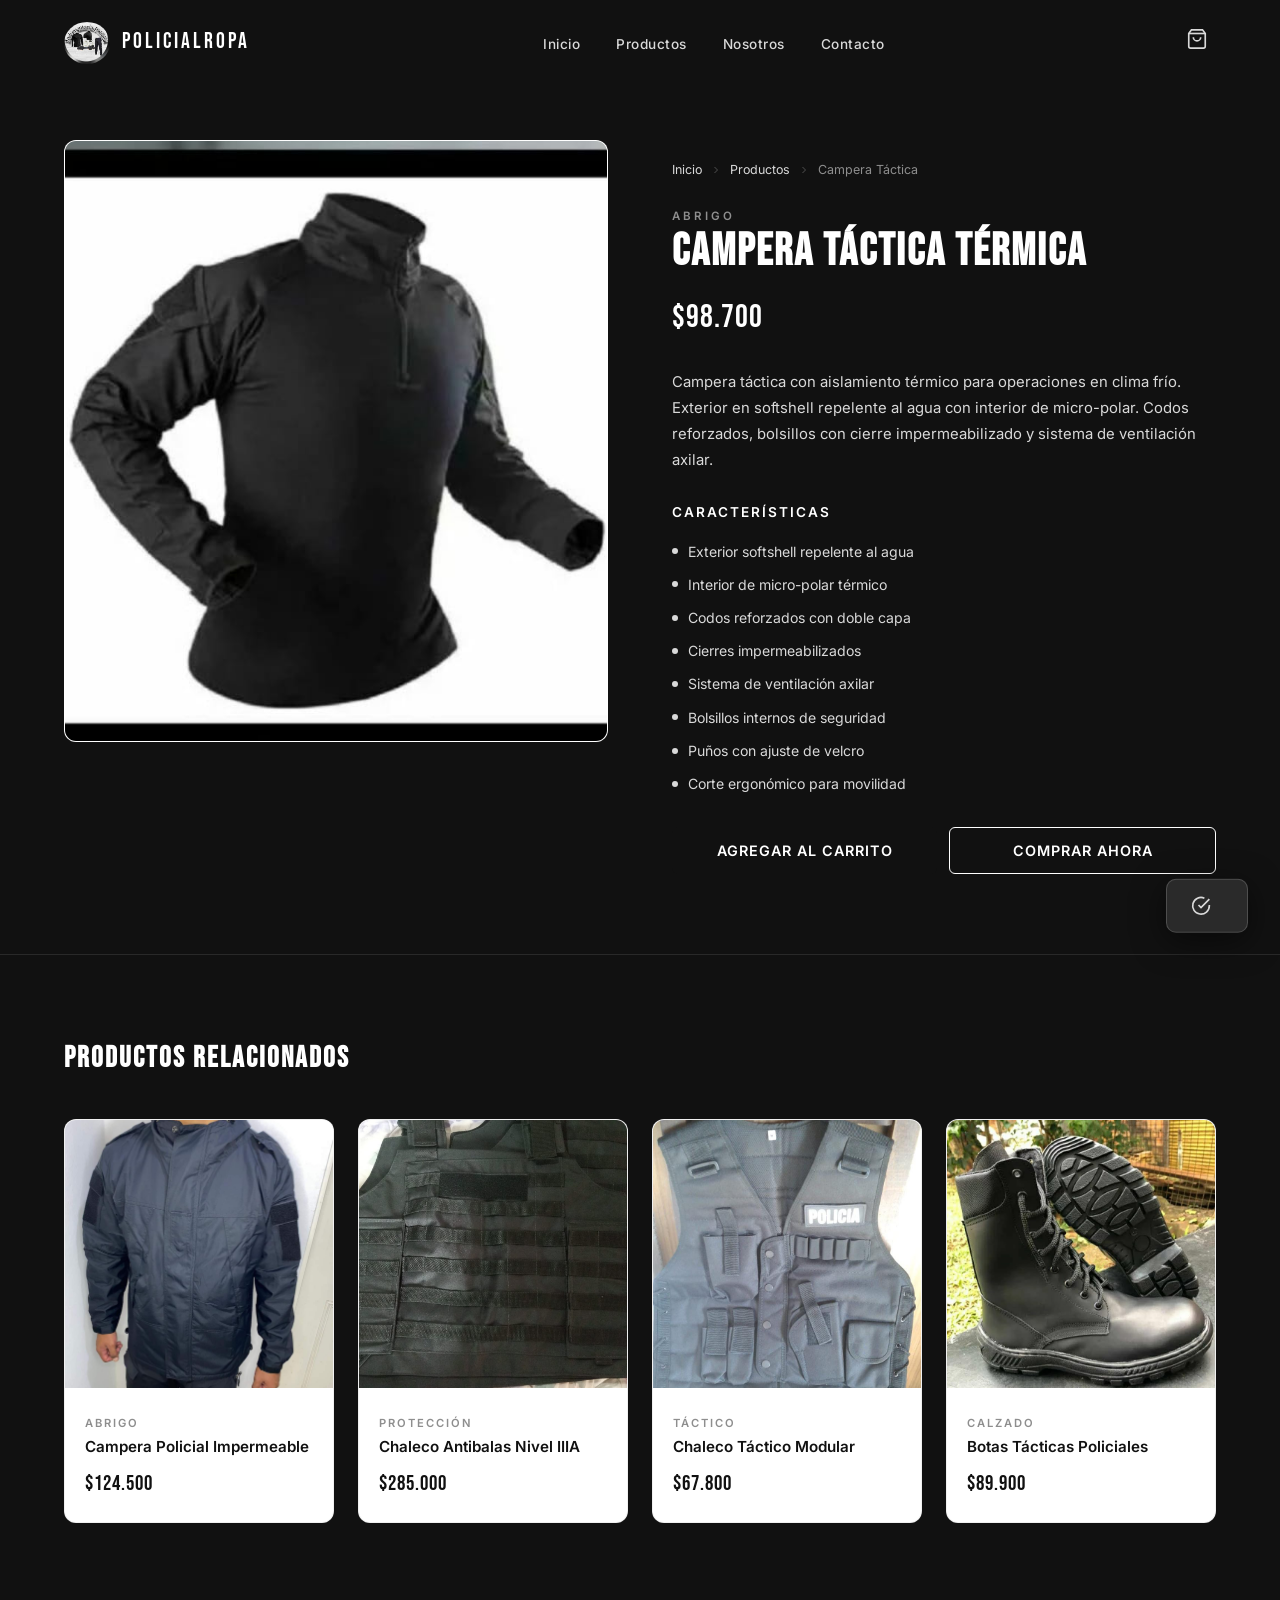
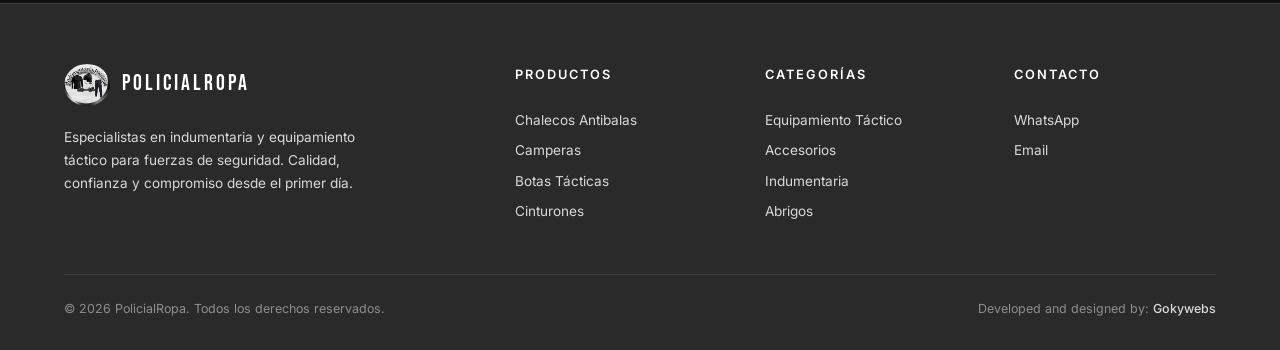
<file: productos/campera-tactica.html>
<!DOCTYPE html>
<html lang="es">
<head>
  <meta charset="UTF-8">
  <meta name="viewport" content="width=device-width, initial-scale=1.0">
  <meta name="description" content="Campera táctica térmica con aislamiento para operaciones en clima frío. Exterior softshell repelente al agua con interior de micro-polar y codos reforzados.">
  <meta name="keywords" content="campera táctica, campera térmica policial, campera softshell, abrigo táctico, campera operativa">
  <meta property="og:title" content="Campera Táctica Térmica | PolicialRopa">
  <meta property="og:description" content="Campera táctica con aislamiento térmico. Exterior softshell y interior micro-polar para clima frío.">
  <meta property="og:image" content="../images/otracampera.jpeg">
  <link rel="icon" type="image/jpeg" href="../images/logo.jpeg">
  <title>Campera Táctica Térmica | PolicialRopa</title>
  <link rel="stylesheet" href="../css/styles.css">
  <script type="application/ld+json">
  {
    "@context": "https://schema.org",
    "@type": "Product",
    "name": "Campera Táctica Térmica",
    "description": "Campera táctica con aislamiento térmico para operaciones en clima frío. Exterior softshell y micro-polar.",
    "image": "../images/otracampera.jpeg",
    "brand": { "@type": "Brand", "name": "PolicialRopa" },
    "offers": {
      "@type": "Offer",
      "price": "98700",
      "priceCurrency": "ARS",
      "availability": "https://schema.org/InStock"
    }
  }
  </script>
</head>
<body>

  <nav>
    <div class="container nav-inner">
      <a href="../index.html" class="nav-logo">
        <img src="../images/logo.jpeg" alt="PolicialRopa" width="42" height="42">
        <span>POLICIALROPA</span>
      </a>
      <ul class="nav-links">
        <li><a href="../index.html">Inicio</a></li>
        <li><a href="../index.html#productos">Productos</a></li>
        <li><a href="../index.html#nosotros">Nosotros</a></li>
        <li><a href="../index.html#contacto">Contacto</a></li>
      </ul>
      <div style="display:flex;align-items:center;gap:16px;">
        <div class="nav-cart">
          <svg viewBox="0 0 24 24"><path d="M6 2L3 6v14a2 2 0 002 2h14a2 2 0 002-2V6l-3-4z"/><line x1="3" y1="6" x2="21" y2="6"/><path d="M16 10a4 4 0 01-8 0"/></svg>
          <span class="cart-badge">0</span>
        </div>
        <div class="menu-toggle">
          <span></span>
          <span></span>
          <span></span>
        </div>
      </div>
    </div>
  </nav>

  <section class="product-detail">
    <div class="container">
      <div class="product-detail-grid">
        <div class="detail-image reveal">
          <img src="../images/otracampera.jpeg" alt="Campera Táctica Térmica" width="600" height="600">
        </div>
        <div class="detail-info">
          <div class="detail-breadcrumb reveal">
            <a href="../index.html">Inicio</a>
            <svg viewBox="0 0 24 24"><polyline points="9 18 15 12 9 6"/></svg>
            <a href="../index.html#productos">Productos</a>
            <svg viewBox="0 0 24 24"><polyline points="9 18 15 12 9 6"/></svg>
            <span>Campera Táctica</span>
          </div>
          <span class="detail-category reveal">Abrigo</span>
          <h1 class="reveal">CAMPERA TÁCTICA TÉRMICA</h1>
          <div class="detail-price reveal">$98.700</div>
          <p class="detail-desc reveal">Campera táctica con aislamiento térmico para operaciones en clima frío. Exterior en softshell repelente al agua con interior de micro-polar. Codos reforzados, bolsillos con cierre impermeabilizado y sistema de ventilación axilar.</p>
          <div class="detail-features reveal">
            <h3>Características</h3>
            <ul>
              <li>Exterior softshell repelente al agua</li>
              <li>Interior de micro-polar térmico</li>
              <li>Codos reforzados con doble capa</li>
              <li>Cierres impermeabilizados</li>
              <li>Sistema de ventilación axilar</li>
              <li>Bolsillos internos de seguridad</li>
              <li>Puños con ajuste de velcro</li>
              <li>Corte ergonómico para movilidad</li>
            </ul>
          </div>
          <div class="detail-actions reveal">
            <button class="btn-primary" onclick="addToCart('Campera Táctica Térmica', 98700, '../images/otracampera.jpeg')">Agregar al Carrito</button>
            <button class="btn-outline" onclick="buyNow('Campera Táctica Térmica')">Comprar Ahora</button>
          </div>
        </div>
      </div>
    </div>
  </section>

  <section class="related-products">
    <div class="container">
      <h2 class="reveal">PRODUCTOS RELACIONADOS</h2>
      <div class="related-grid">
        <a href="campera-policial.html" class="product-card reveal stagger-1">
          <div class="product-img">
            <img src="../images/campera.jpeg" alt="Campera Policial Impermeable" loading="lazy" width="400" height="400">
            <div class="product-overlay"><span class="btn-sm">Ver Detalle</span></div>
          </div>
          <div class="product-info">
            <span class="product-category">Abrigo</span>
            <h3>Campera Policial Impermeable</h3>
            <span class="product-price">$124.500</span>
          </div>
        </a>
        <a href="chaleco-antibalas.html" class="product-card reveal stagger-2">
          <div class="product-img">
            <img src="../images/chaleco.jpeg" alt="Chaleco Antibalas Nivel IIIA" loading="lazy" width="400" height="400">
            <div class="product-overlay"><span class="btn-sm">Ver Detalle</span></div>
          </div>
          <div class="product-info">
            <span class="product-category">Protección</span>
            <h3>Chaleco Antibalas Nivel IIIA</h3>
            <span class="product-price">$285.000</span>
          </div>
        </a>
        <a href="chaleco-tactico.html" class="product-card reveal stagger-3">
          <div class="product-img">
            <img src="../images/chaleco2.jpeg" alt="Chaleco Táctico Modular" loading="lazy" width="400" height="400">
            <div class="product-overlay"><span class="btn-sm">Ver Detalle</span></div>
          </div>
          <div class="product-info">
            <span class="product-category">Táctico</span>
            <h3>Chaleco Táctico Modular</h3>
            <span class="product-price">$67.800</span>
          </div>
        </a>
        <a href="botas-tacticas.html" class="product-card reveal stagger-4">
          <div class="product-img">
            <img src="../images/botas.jpeg" alt="Botas Tácticas Policiales" loading="lazy" width="400" height="400">
            <div class="product-overlay"><span class="btn-sm">Ver Detalle</span></div>
          </div>
          <div class="product-info">
            <span class="product-category">Calzado</span>
            <h3>Botas Tácticas Policiales</h3>
            <span class="product-price">$89.900</span>
          </div>
        </a>
      </div>
    </div>
  </section>

  <footer>
    <div class="container">
      <div class="footer-grid">
        <div class="footer-brand">
          <a href="../index.html" class="nav-logo">
            <img src="../images/logo.jpeg" alt="PolicialRopa" width="42" height="42">
            <span>POLICIALROPA</span>
          </a>
          <p>Especialistas en indumentaria y equipamiento táctico para fuerzas de seguridad. Calidad, confianza y compromiso desde el primer día.</p>
        </div>
        <div class="footer-col">
          <h4>Productos</h4>
          <a href="chaleco-antibalas.html">Chalecos Antibalas</a>
          <a href="campera-policial.html">Camperas</a>
          <a href="botas-tacticas.html">Botas Tácticas</a>
          <a href="cinturon-tactico.html">Cinturones</a>
        </div>
        <div class="footer-col">
          <h4>Categorías</h4>
          <a href="chaleco-tactico.html">Equipamiento Táctico</a>
          <a href="funda-reglamentaria.html">Accesorios</a>
          <a href="gorra-policial.html">Indumentaria</a>
          <a href="campera-tactica.html">Abrigos</a>
        </div>
        <div class="footer-col">
          <h4>Contacto</h4>
          <a href="https://wa.me/5491100000000" target="_blank" rel="noopener">WhatsApp</a>
          <a href="mailto:info@policialropa.com">Email</a>
        </div>
      </div>
      <div class="footer-bottom">
        <p>&copy; 2026 PolicialRopa. Todos los derechos reservados.</p>
        <p>Developed and designed by: <a href="https://gokywebs.net" target="_blank" rel="noopener">Gokywebs</a></p>
      </div>
    </div>
  </footer>

  <div class="cart-overlay"></div>
  <div class="cart-drawer">
    <div class="cart-header">
      <h3>Mi Carrito</h3>
      <button class="cart-close">✕</button>
    </div>
    <div class="cart-items"></div>
    <div class="cart-footer">
      <div class="cart-total">
        <span>Total</span>
        <strong>$0</strong>
      </div>
      <button class="btn-primary cart-checkout">Finalizar Compra</button>
    </div>
  </div>

  <div class="toast">
    <svg viewBox="0 0 24 24"><path d="M22 11.08V12a10 10 0 11-5.93-9.14"/><polyline points="22 4 12 14.01 9 11.01"/></svg>
    <span></span>
  </div>

  <script src="../js/main.js"></script>
</body>
</html>
</file>
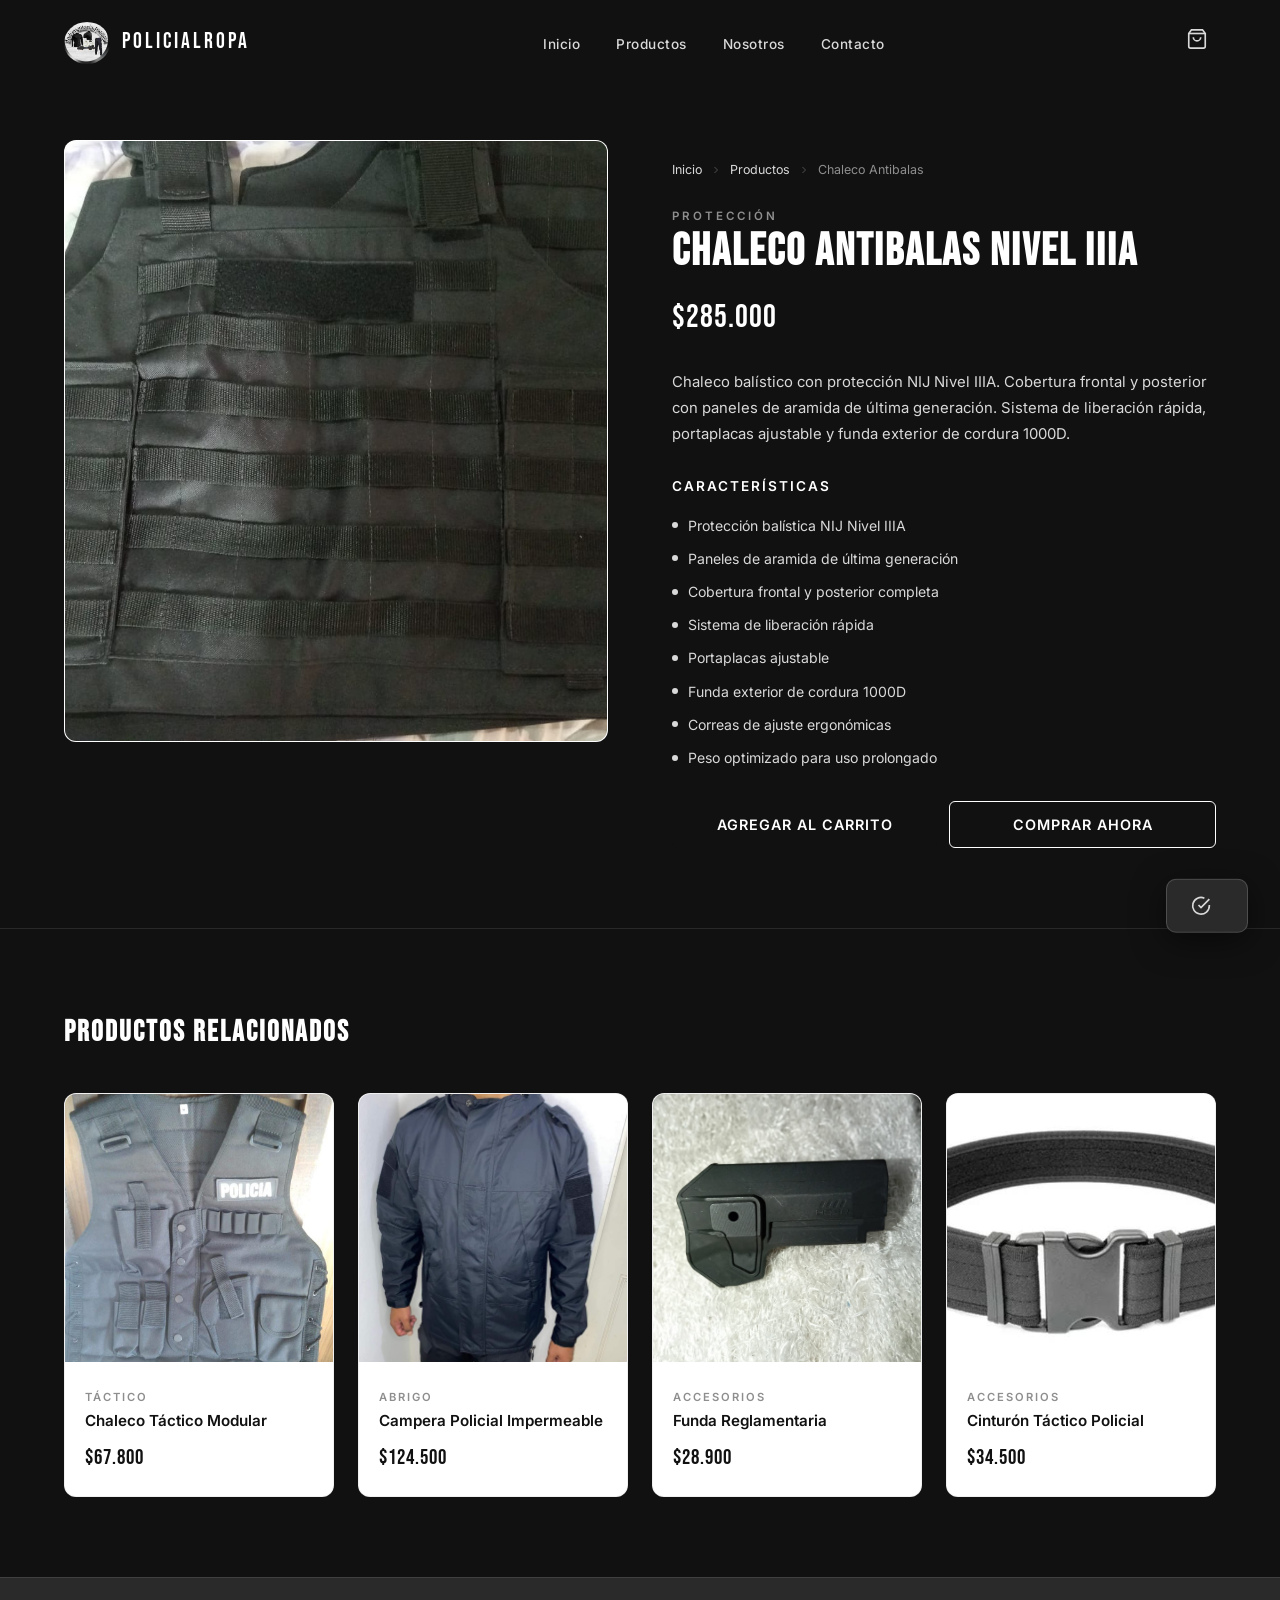
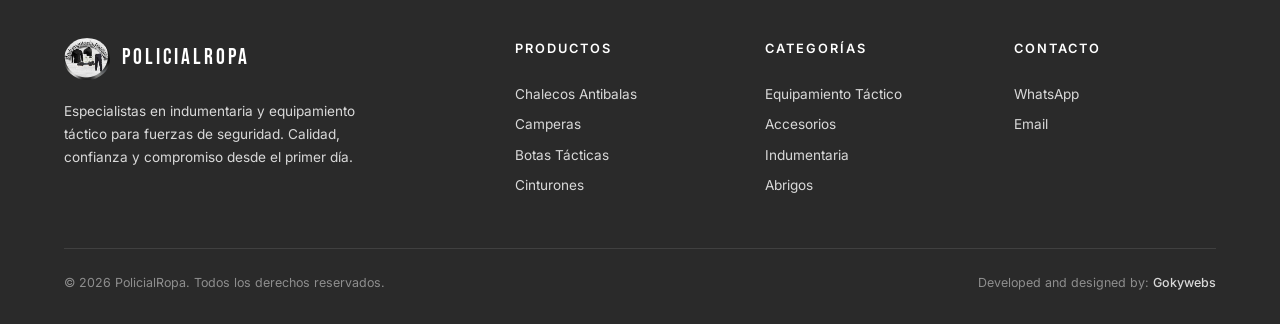
<file: productos/chaleco-antibalas.html>
<!DOCTYPE html>
<html lang="es">
<head>
  <meta charset="UTF-8">
  <meta name="viewport" content="width=device-width, initial-scale=1.0">
  <meta name="description" content="Chaleco antibalas nivel IIIA con protección NIJ. Paneles de aramida de última generación, sistema de liberación rápida y funda de cordura 1000D.">
  <meta name="keywords" content="chaleco antibalas, chaleco balístico, protección policial, chaleco nivel IIIA, chaleco NIJ, chaleco seguridad">
  <meta property="og:title" content="Chaleco Antibalas Nivel IIIA | PolicialRopa">
  <meta property="og:description" content="Chaleco balístico con protección NIJ Nivel IIIA. Paneles de aramida y sistema de liberación rápida.">
  <meta property="og:image" content="../images/chaleco.jpeg">
  <link rel="icon" type="image/jpeg" href="../images/logo.jpeg">
  <title>Chaleco Antibalas Nivel IIIA | PolicialRopa</title>
  <link rel="stylesheet" href="../css/styles.css">
  <script type="application/ld+json">
  {
    "@context": "https://schema.org",
    "@type": "Product",
    "name": "Chaleco Antibalas Nivel IIIA",
    "description": "Chaleco balístico con protección NIJ Nivel IIIA. Paneles de aramida de última generación.",
    "image": "../images/chaleco.jpeg",
    "brand": { "@type": "Brand", "name": "PolicialRopa" },
    "offers": {
      "@type": "Offer",
      "price": "285000",
      "priceCurrency": "ARS",
      "availability": "https://schema.org/InStock"
    }
  }
  </script>
</head>
<body>

  <nav>
    <div class="container nav-inner">
      <a href="../index.html" class="nav-logo">
        <img src="../images/logo.jpeg" alt="PolicialRopa" width="42" height="42">
        <span>POLICIALROPA</span>
      </a>
      <ul class="nav-links">
        <li><a href="../index.html">Inicio</a></li>
        <li><a href="../index.html#productos">Productos</a></li>
        <li><a href="../index.html#nosotros">Nosotros</a></li>
        <li><a href="../index.html#contacto">Contacto</a></li>
      </ul>
      <div style="display:flex;align-items:center;gap:16px;">
        <div class="nav-cart">
          <svg viewBox="0 0 24 24"><path d="M6 2L3 6v14a2 2 0 002 2h14a2 2 0 002-2V6l-3-4z"/><line x1="3" y1="6" x2="21" y2="6"/><path d="M16 10a4 4 0 01-8 0"/></svg>
          <span class="cart-badge">0</span>
        </div>
        <div class="menu-toggle">
          <span></span>
          <span></span>
          <span></span>
        </div>
      </div>
    </div>
  </nav>

  <section class="product-detail">
    <div class="container">
      <div class="product-detail-grid">
        <div class="detail-image reveal">
          <img src="../images/chaleco.jpeg" alt="Chaleco Antibalas Nivel IIIA" width="600" height="600">
        </div>
        <div class="detail-info">
          <div class="detail-breadcrumb reveal">
            <a href="../index.html">Inicio</a>
            <svg viewBox="0 0 24 24"><polyline points="9 18 15 12 9 6"/></svg>
            <a href="../index.html#productos">Productos</a>
            <svg viewBox="0 0 24 24"><polyline points="9 18 15 12 9 6"/></svg>
            <span>Chaleco Antibalas</span>
          </div>
          <span class="detail-category reveal">Protección</span>
          <h1 class="reveal">CHALECO ANTIBALAS NIVEL IIIA</h1>
          <div class="detail-price reveal">$285.000</div>
          <p class="detail-desc reveal">Chaleco balístico con protección NIJ Nivel IIIA. Cobertura frontal y posterior con paneles de aramida de última generación. Sistema de liberación rápida, portaplacas ajustable y funda exterior de cordura 1000D.</p>
          <div class="detail-features reveal">
            <h3>Características</h3>
            <ul>
              <li>Protección balística NIJ Nivel IIIA</li>
              <li>Paneles de aramida de última generación</li>
              <li>Cobertura frontal y posterior completa</li>
              <li>Sistema de liberación rápida</li>
              <li>Portaplacas ajustable</li>
              <li>Funda exterior de cordura 1000D</li>
              <li>Correas de ajuste ergonómicas</li>
              <li>Peso optimizado para uso prolongado</li>
            </ul>
          </div>
          <div class="detail-actions reveal">
            <button class="btn-primary" onclick="addToCart('Chaleco Antibalas Nivel IIIA', 285000, '../images/chaleco.jpeg')">Agregar al Carrito</button>
            <button class="btn-outline" onclick="buyNow('Chaleco Antibalas Nivel IIIA')">Comprar Ahora</button>
          </div>
        </div>
      </div>
    </div>
  </section>

  <section class="related-products">
    <div class="container">
      <h2 class="reveal">PRODUCTOS RELACIONADOS</h2>
      <div class="related-grid">
        <a href="chaleco-tactico.html" class="product-card reveal stagger-1">
          <div class="product-img">
            <img src="../images/chaleco2.jpeg" alt="Chaleco Táctico Modular" loading="lazy" width="400" height="400">
            <div class="product-overlay"><span class="btn-sm">Ver Detalle</span></div>
          </div>
          <div class="product-info">
            <span class="product-category">Táctico</span>
            <h3>Chaleco Táctico Modular</h3>
            <span class="product-price">$67.800</span>
          </div>
        </a>
        <a href="campera-policial.html" class="product-card reveal stagger-2">
          <div class="product-img">
            <img src="../images/campera.jpeg" alt="Campera Policial Impermeable" loading="lazy" width="400" height="400">
            <div class="product-overlay"><span class="btn-sm">Ver Detalle</span></div>
          </div>
          <div class="product-info">
            <span class="product-category">Abrigo</span>
            <h3>Campera Policial Impermeable</h3>
            <span class="product-price">$124.500</span>
          </div>
        </a>
        <a href="funda-reglamentaria.html" class="product-card reveal stagger-3">
          <div class="product-img">
            <img src="../images/funda.jpeg" alt="Funda Reglamentaria" loading="lazy" width="400" height="400">
            <div class="product-overlay"><span class="btn-sm">Ver Detalle</span></div>
          </div>
          <div class="product-info">
            <span class="product-category">Accesorios</span>
            <h3>Funda Reglamentaria</h3>
            <span class="product-price">$28.900</span>
          </div>
        </a>
        <a href="cinturon-tactico.html" class="product-card reveal stagger-4">
          <div class="product-img">
            <img src="../images/cinturon.jpeg" alt="Cinturón Táctico Policial" loading="lazy" width="400" height="400">
            <div class="product-overlay"><span class="btn-sm">Ver Detalle</span></div>
          </div>
          <div class="product-info">
            <span class="product-category">Accesorios</span>
            <h3>Cinturón Táctico Policial</h3>
            <span class="product-price">$34.500</span>
          </div>
        </a>
      </div>
    </div>
  </section>

  <footer>
    <div class="container">
      <div class="footer-grid">
        <div class="footer-brand">
          <a href="../index.html" class="nav-logo">
            <img src="../images/logo.jpeg" alt="PolicialRopa" width="42" height="42">
            <span>POLICIALROPA</span>
          </a>
          <p>Especialistas en indumentaria y equipamiento táctico para fuerzas de seguridad. Calidad, confianza y compromiso desde el primer día.</p>
        </div>
        <div class="footer-col">
          <h4>Productos</h4>
          <a href="chaleco-antibalas.html">Chalecos Antibalas</a>
          <a href="campera-policial.html">Camperas</a>
          <a href="botas-tacticas.html">Botas Tácticas</a>
          <a href="cinturon-tactico.html">Cinturones</a>
        </div>
        <div class="footer-col">
          <h4>Categorías</h4>
          <a href="chaleco-tactico.html">Equipamiento Táctico</a>
          <a href="funda-reglamentaria.html">Accesorios</a>
          <a href="gorra-policial.html">Indumentaria</a>
          <a href="campera-tactica.html">Abrigos</a>
        </div>
        <div class="footer-col">
          <h4>Contacto</h4>
          <a href="https://wa.me/5491100000000" target="_blank" rel="noopener">WhatsApp</a>
          <a href="mailto:info@policialropa.com">Email</a>
        </div>
      </div>
      <div class="footer-bottom">
        <p>&copy; 2026 PolicialRopa. Todos los derechos reservados.</p>
        <p>Developed and designed by: <a href="https://gokywebs.net" target="_blank" rel="noopener">Gokywebs</a></p>
      </div>
    </div>
  </footer>

  <div class="cart-overlay"></div>
  <div class="cart-drawer">
    <div class="cart-header">
      <h3>Mi Carrito</h3>
      <button class="cart-close">✕</button>
    </div>
    <div class="cart-items"></div>
    <div class="cart-footer">
      <div class="cart-total">
        <span>Total</span>
        <strong>$0</strong>
      </div>
      <button class="btn-primary cart-checkout">Finalizar Compra</button>
    </div>
  </div>

  <div class="toast">
    <svg viewBox="0 0 24 24"><path d="M22 11.08V12a10 10 0 11-5.93-9.14"/><polyline points="22 4 12 14.01 9 11.01"/></svg>
    <span></span>
  </div>

  <script src="../js/main.js"></script>
</body>
</html>
</file>
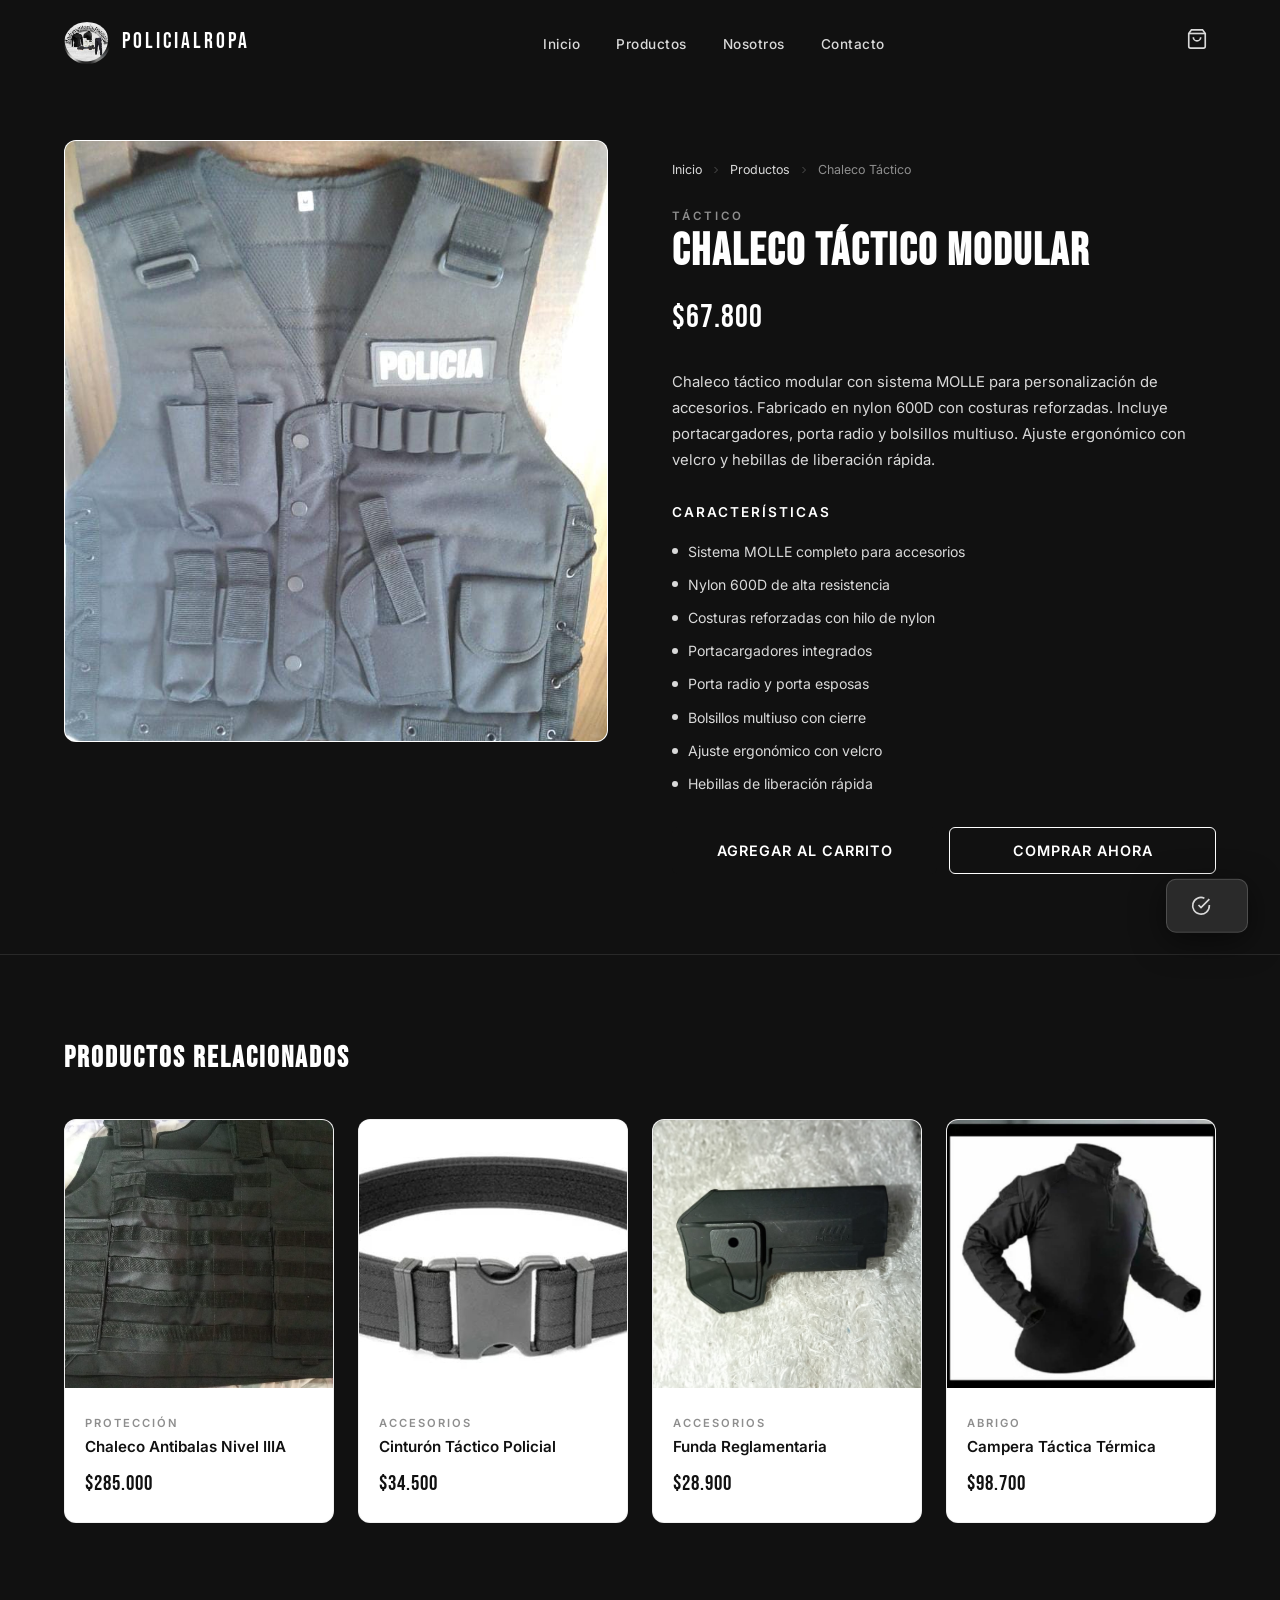
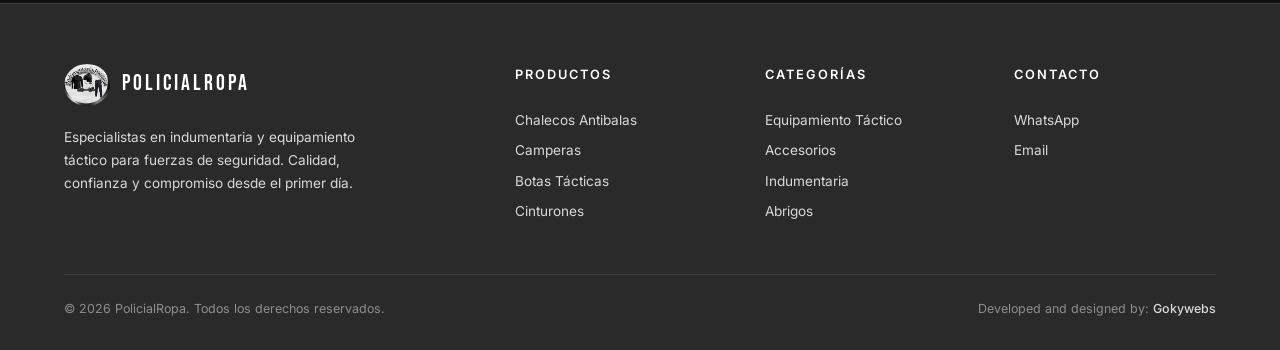
<file: productos/chaleco-tactico.html>
<!DOCTYPE html>
<html lang="es">
<head>
  <meta charset="UTF-8">
  <meta name="viewport" content="width=device-width, initial-scale=1.0">
  <meta name="description" content="Chaleco táctico modular con sistema MOLLE para fuerzas de seguridad. Nylon 600D, portacargadores, porta radio y bolsillos multiuso con ajuste ergonómico.">
  <meta name="keywords" content="chaleco táctico, chaleco modular, chaleco MOLLE, equipamiento táctico, chaleco policial operativo">
  <meta property="og:title" content="Chaleco Táctico Modular | PolicialRopa">
  <meta property="og:description" content="Chaleco táctico modular con sistema MOLLE. Fabricado en nylon 600D con costuras reforzadas.">
  <meta property="og:image" content="../images/chaleco2.jpeg">
  <link rel="icon" type="image/jpeg" href="../images/logo.jpeg">
  <title>Chaleco Táctico Modular | PolicialRopa</title>
  <link rel="stylesheet" href="../css/styles.css">
  <script type="application/ld+json">
  {
    "@context": "https://schema.org",
    "@type": "Product",
    "name": "Chaleco Táctico Modular",
    "description": "Chaleco táctico modular con sistema MOLLE para personalización de accesorios. Fabricado en nylon 600D.",
    "image": "../images/chaleco2.jpeg",
    "brand": { "@type": "Brand", "name": "PolicialRopa" },
    "offers": {
      "@type": "Offer",
      "price": "67800",
      "priceCurrency": "ARS",
      "availability": "https://schema.org/InStock"
    }
  }
  </script>
</head>
<body>

  <nav>
    <div class="container nav-inner">
      <a href="../index.html" class="nav-logo">
        <img src="../images/logo.jpeg" alt="PolicialRopa" width="42" height="42">
        <span>POLICIALROPA</span>
      </a>
      <ul class="nav-links">
        <li><a href="../index.html">Inicio</a></li>
        <li><a href="../index.html#productos">Productos</a></li>
        <li><a href="../index.html#nosotros">Nosotros</a></li>
        <li><a href="../index.html#contacto">Contacto</a></li>
      </ul>
      <div style="display:flex;align-items:center;gap:16px;">
        <div class="nav-cart">
          <svg viewBox="0 0 24 24"><path d="M6 2L3 6v14a2 2 0 002 2h14a2 2 0 002-2V6l-3-4z"/><line x1="3" y1="6" x2="21" y2="6"/><path d="M16 10a4 4 0 01-8 0"/></svg>
          <span class="cart-badge">0</span>
        </div>
        <div class="menu-toggle">
          <span></span>
          <span></span>
          <span></span>
        </div>
      </div>
    </div>
  </nav>

  <section class="product-detail">
    <div class="container">
      <div class="product-detail-grid">
        <div class="detail-image reveal">
          <img src="../images/chaleco2.jpeg" alt="Chaleco Táctico Modular" width="600" height="600">
        </div>
        <div class="detail-info">
          <div class="detail-breadcrumb reveal">
            <a href="../index.html">Inicio</a>
            <svg viewBox="0 0 24 24"><polyline points="9 18 15 12 9 6"/></svg>
            <a href="../index.html#productos">Productos</a>
            <svg viewBox="0 0 24 24"><polyline points="9 18 15 12 9 6"/></svg>
            <span>Chaleco Táctico</span>
          </div>
          <span class="detail-category reveal">Táctico</span>
          <h1 class="reveal">CHALECO TÁCTICO MODULAR</h1>
          <div class="detail-price reveal">$67.800</div>
          <p class="detail-desc reveal">Chaleco táctico modular con sistema MOLLE para personalización de accesorios. Fabricado en nylon 600D con costuras reforzadas. Incluye portacargadores, porta radio y bolsillos multiuso. Ajuste ergonómico con velcro y hebillas de liberación rápida.</p>
          <div class="detail-features reveal">
            <h3>Características</h3>
            <ul>
              <li>Sistema MOLLE completo para accesorios</li>
              <li>Nylon 600D de alta resistencia</li>
              <li>Costuras reforzadas con hilo de nylon</li>
              <li>Portacargadores integrados</li>
              <li>Porta radio y porta esposas</li>
              <li>Bolsillos multiuso con cierre</li>
              <li>Ajuste ergonómico con velcro</li>
              <li>Hebillas de liberación rápida</li>
            </ul>
          </div>
          <div class="detail-actions reveal">
            <button class="btn-primary" onclick="addToCart('Chaleco Táctico Modular', 67800, '../images/chaleco2.jpeg')">Agregar al Carrito</button>
            <button class="btn-outline" onclick="buyNow('Chaleco Táctico Modular')">Comprar Ahora</button>
          </div>
        </div>
      </div>
    </div>
  </section>

  <section class="related-products">
    <div class="container">
      <h2 class="reveal">PRODUCTOS RELACIONADOS</h2>
      <div class="related-grid">
        <a href="chaleco-antibalas.html" class="product-card reveal stagger-1">
          <div class="product-img">
            <img src="../images/chaleco.jpeg" alt="Chaleco Antibalas Nivel IIIA" loading="lazy" width="400" height="400">
            <div class="product-overlay"><span class="btn-sm">Ver Detalle</span></div>
          </div>
          <div class="product-info">
            <span class="product-category">Protección</span>
            <h3>Chaleco Antibalas Nivel IIIA</h3>
            <span class="product-price">$285.000</span>
          </div>
        </a>
        <a href="cinturon-tactico.html" class="product-card reveal stagger-2">
          <div class="product-img">
            <img src="../images/cinturon.jpeg" alt="Cinturón Táctico Policial" loading="lazy" width="400" height="400">
            <div class="product-overlay"><span class="btn-sm">Ver Detalle</span></div>
          </div>
          <div class="product-info">
            <span class="product-category">Accesorios</span>
            <h3>Cinturón Táctico Policial</h3>
            <span class="product-price">$34.500</span>
          </div>
        </a>
        <a href="funda-reglamentaria.html" class="product-card reveal stagger-3">
          <div class="product-img">
            <img src="../images/funda.jpeg" alt="Funda Reglamentaria" loading="lazy" width="400" height="400">
            <div class="product-overlay"><span class="btn-sm">Ver Detalle</span></div>
          </div>
          <div class="product-info">
            <span class="product-category">Accesorios</span>
            <h3>Funda Reglamentaria</h3>
            <span class="product-price">$28.900</span>
          </div>
        </a>
        <a href="campera-tactica.html" class="product-card reveal stagger-4">
          <div class="product-img">
            <img src="../images/otracampera.jpeg" alt="Campera Táctica Térmica" loading="lazy" width="400" height="400">
            <div class="product-overlay"><span class="btn-sm">Ver Detalle</span></div>
          </div>
          <div class="product-info">
            <span class="product-category">Abrigo</span>
            <h3>Campera Táctica Térmica</h3>
            <span class="product-price">$98.700</span>
          </div>
        </a>
      </div>
    </div>
  </section>

  <footer>
    <div class="container">
      <div class="footer-grid">
        <div class="footer-brand">
          <a href="../index.html" class="nav-logo">
            <img src="../images/logo.jpeg" alt="PolicialRopa" width="42" height="42">
            <span>POLICIALROPA</span>
          </a>
          <p>Especialistas en indumentaria y equipamiento táctico para fuerzas de seguridad. Calidad, confianza y compromiso desde el primer día.</p>
        </div>
        <div class="footer-col">
          <h4>Productos</h4>
          <a href="chaleco-antibalas.html">Chalecos Antibalas</a>
          <a href="campera-policial.html">Camperas</a>
          <a href="botas-tacticas.html">Botas Tácticas</a>
          <a href="cinturon-tactico.html">Cinturones</a>
        </div>
        <div class="footer-col">
          <h4>Categorías</h4>
          <a href="chaleco-tactico.html">Equipamiento Táctico</a>
          <a href="funda-reglamentaria.html">Accesorios</a>
          <a href="gorra-policial.html">Indumentaria</a>
          <a href="campera-tactica.html">Abrigos</a>
        </div>
        <div class="footer-col">
          <h4>Contacto</h4>
          <a href="https://wa.me/5491100000000" target="_blank" rel="noopener">WhatsApp</a>
          <a href="mailto:info@policialropa.com">Email</a>
        </div>
      </div>
      <div class="footer-bottom">
        <p>&copy; 2026 PolicialRopa. Todos los derechos reservados.</p>
        <p>Developed and designed by: <a href="https://gokywebs.net" target="_blank" rel="noopener">Gokywebs</a></p>
      </div>
    </div>
  </footer>

  <div class="cart-overlay"></div>
  <div class="cart-drawer">
    <div class="cart-header">
      <h3>Mi Carrito</h3>
      <button class="cart-close">✕</button>
    </div>
    <div class="cart-items"></div>
    <div class="cart-footer">
      <div class="cart-total">
        <span>Total</span>
        <strong>$0</strong>
      </div>
      <button class="btn-primary cart-checkout">Finalizar Compra</button>
    </div>
  </div>

  <div class="toast">
    <svg viewBox="0 0 24 24"><path d="M22 11.08V12a10 10 0 11-5.93-9.14"/><polyline points="22 4 12 14.01 9 11.01"/></svg>
    <span></span>
  </div>

  <script src="../js/main.js"></script>
</body>
</html>
</file>
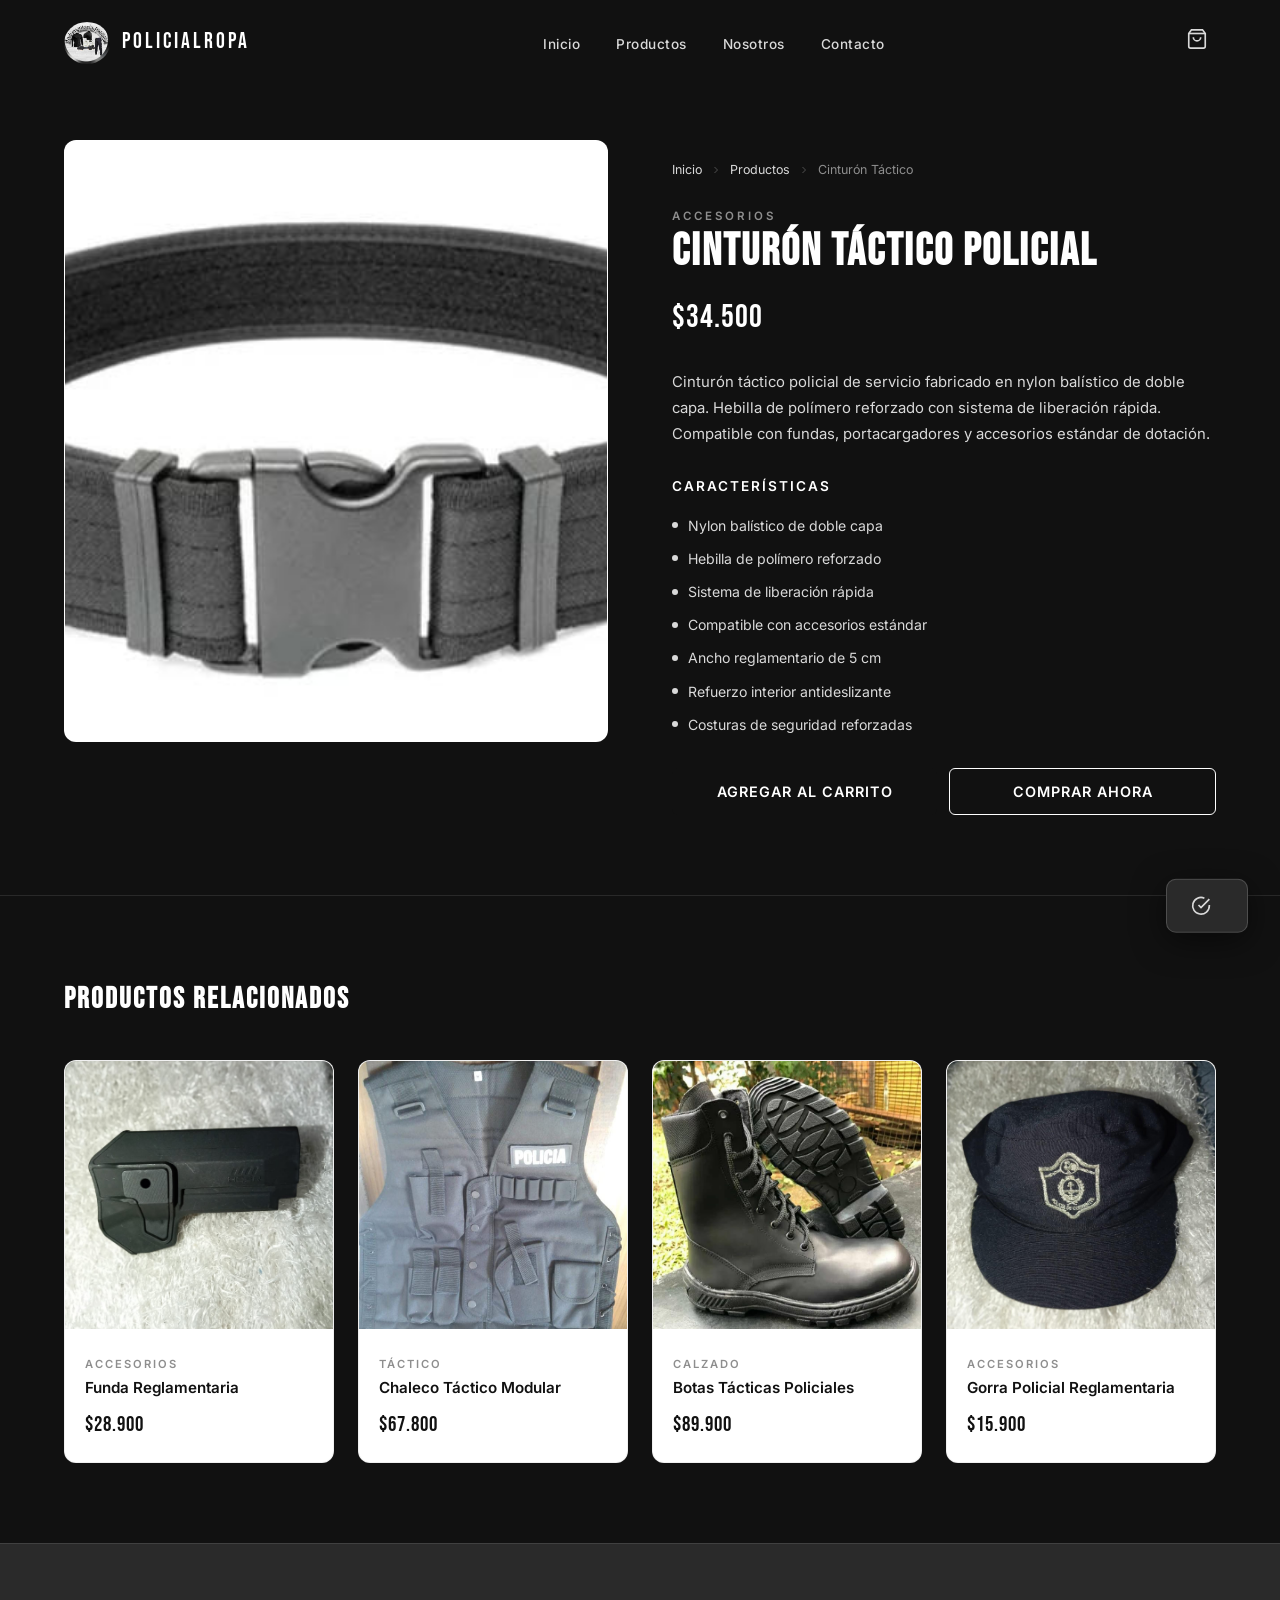
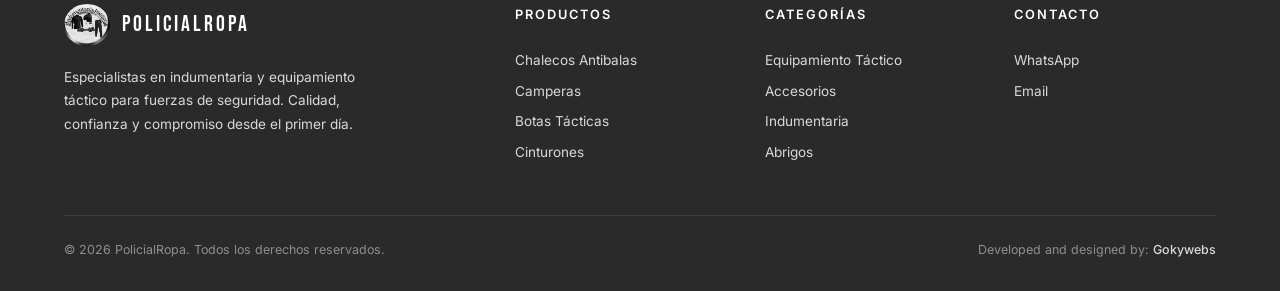
<file: productos/cinturon-tactico.html>
<!DOCTYPE html>
<html lang="es">
<head>
  <meta charset="UTF-8">
  <meta name="viewport" content="width=device-width, initial-scale=1.0">
  <meta name="description" content="Cinturón táctico policial de servicio en nylon balístico de doble capa. Hebilla de polímero reforzado con liberación rápida, compatible con accesorios estándar.">
  <meta name="keywords" content="cinturón táctico, cinturón policial, cinturón de servicio, cinturón seguridad, cinturón nylon balístico">
  <meta property="og:title" content="Cinturón Táctico Policial | PolicialRopa">
  <meta property="og:description" content="Cinturón táctico policial de nylon balístico de doble capa con sistema de liberación rápida.">
  <meta property="og:image" content="../images/cinturon.jpeg">
  <link rel="icon" type="image/jpeg" href="../images/logo.jpeg">
  <title>Cinturón Táctico Policial | PolicialRopa</title>
  <link rel="stylesheet" href="../css/styles.css">
  <script type="application/ld+json">
  {
    "@context": "https://schema.org",
    "@type": "Product",
    "name": "Cinturón Táctico Policial",
    "description": "Cinturón táctico policial de servicio fabricado en nylon balístico de doble capa.",
    "image": "../images/cinturon.jpeg",
    "brand": { "@type": "Brand", "name": "PolicialRopa" },
    "offers": {
      "@type": "Offer",
      "price": "34500",
      "priceCurrency": "ARS",
      "availability": "https://schema.org/InStock"
    }
  }
  </script>
</head>
<body>

  <nav>
    <div class="container nav-inner">
      <a href="../index.html" class="nav-logo">
        <img src="../images/logo.jpeg" alt="PolicialRopa" width="42" height="42">
        <span>POLICIALROPA</span>
      </a>
      <ul class="nav-links">
        <li><a href="../index.html">Inicio</a></li>
        <li><a href="../index.html#productos">Productos</a></li>
        <li><a href="../index.html#nosotros">Nosotros</a></li>
        <li><a href="../index.html#contacto">Contacto</a></li>
      </ul>
      <div style="display:flex;align-items:center;gap:16px;">
        <div class="nav-cart">
          <svg viewBox="0 0 24 24"><path d="M6 2L3 6v14a2 2 0 002 2h14a2 2 0 002-2V6l-3-4z"/><line x1="3" y1="6" x2="21" y2="6"/><path d="M16 10a4 4 0 01-8 0"/></svg>
          <span class="cart-badge">0</span>
        </div>
        <div class="menu-toggle">
          <span></span>
          <span></span>
          <span></span>
        </div>
      </div>
    </div>
  </nav>

  <section class="product-detail">
    <div class="container">
      <div class="product-detail-grid">
        <div class="detail-image reveal">
          <img src="../images/cinturon.jpeg" alt="Cinturón Táctico Policial" width="600" height="600">
        </div>
        <div class="detail-info">
          <div class="detail-breadcrumb reveal">
            <a href="../index.html">Inicio</a>
            <svg viewBox="0 0 24 24"><polyline points="9 18 15 12 9 6"/></svg>
            <a href="../index.html#productos">Productos</a>
            <svg viewBox="0 0 24 24"><polyline points="9 18 15 12 9 6"/></svg>
            <span>Cinturón Táctico</span>
          </div>
          <span class="detail-category reveal">Accesorios</span>
          <h1 class="reveal">CINTURÓN TÁCTICO POLICIAL</h1>
          <div class="detail-price reveal">$34.500</div>
          <p class="detail-desc reveal">Cinturón táctico policial de servicio fabricado en nylon balístico de doble capa. Hebilla de polímero reforzado con sistema de liberación rápida. Compatible con fundas, portacargadores y accesorios estándar de dotación.</p>
          <div class="detail-features reveal">
            <h3>Características</h3>
            <ul>
              <li>Nylon balístico de doble capa</li>
              <li>Hebilla de polímero reforzado</li>
              <li>Sistema de liberación rápida</li>
              <li>Compatible con accesorios estándar</li>
              <li>Ancho reglamentario de 5 cm</li>
              <li>Refuerzo interior antideslizante</li>
              <li>Costuras de seguridad reforzadas</li>
            </ul>
          </div>
          <div class="detail-actions reveal">
            <button class="btn-primary" onclick="addToCart('Cinturón Táctico Policial', 34500, '../images/cinturon.jpeg')">Agregar al Carrito</button>
            <button class="btn-outline" onclick="buyNow('Cinturón Táctico Policial')">Comprar Ahora</button>
          </div>
        </div>
      </div>
    </div>
  </section>

  <section class="related-products">
    <div class="container">
      <h2 class="reveal">PRODUCTOS RELACIONADOS</h2>
      <div class="related-grid">
        <a href="funda-reglamentaria.html" class="product-card reveal stagger-1">
          <div class="product-img">
            <img src="../images/funda.jpeg" alt="Funda Reglamentaria" loading="lazy" width="400" height="400">
            <div class="product-overlay"><span class="btn-sm">Ver Detalle</span></div>
          </div>
          <div class="product-info">
            <span class="product-category">Accesorios</span>
            <h3>Funda Reglamentaria</h3>
            <span class="product-price">$28.900</span>
          </div>
        </a>
        <a href="chaleco-tactico.html" class="product-card reveal stagger-2">
          <div class="product-img">
            <img src="../images/chaleco2.jpeg" alt="Chaleco Táctico Modular" loading="lazy" width="400" height="400">
            <div class="product-overlay"><span class="btn-sm">Ver Detalle</span></div>
          </div>
          <div class="product-info">
            <span class="product-category">Táctico</span>
            <h3>Chaleco Táctico Modular</h3>
            <span class="product-price">$67.800</span>
          </div>
        </a>
        <a href="botas-tacticas.html" class="product-card reveal stagger-3">
          <div class="product-img">
            <img src="../images/botas.jpeg" alt="Botas Tácticas Policiales" loading="lazy" width="400" height="400">
            <div class="product-overlay"><span class="btn-sm">Ver Detalle</span></div>
          </div>
          <div class="product-info">
            <span class="product-category">Calzado</span>
            <h3>Botas Tácticas Policiales</h3>
            <span class="product-price">$89.900</span>
          </div>
        </a>
        <a href="gorra-policial.html" class="product-card reveal stagger-4">
          <div class="product-img">
            <img src="../images/gorra.jpeg" alt="Gorra Policial Reglamentaria" loading="lazy" width="400" height="400">
            <div class="product-overlay"><span class="btn-sm">Ver Detalle</span></div>
          </div>
          <div class="product-info">
            <span class="product-category">Accesorios</span>
            <h3>Gorra Policial Reglamentaria</h3>
            <span class="product-price">$15.900</span>
          </div>
        </a>
      </div>
    </div>
  </section>

  <footer>
    <div class="container">
      <div class="footer-grid">
        <div class="footer-brand">
          <a href="../index.html" class="nav-logo">
            <img src="../images/logo.jpeg" alt="PolicialRopa" width="42" height="42">
            <span>POLICIALROPA</span>
          </a>
          <p>Especialistas en indumentaria y equipamiento táctico para fuerzas de seguridad. Calidad, confianza y compromiso desde el primer día.</p>
        </div>
        <div class="footer-col">
          <h4>Productos</h4>
          <a href="chaleco-antibalas.html">Chalecos Antibalas</a>
          <a href="campera-policial.html">Camperas</a>
          <a href="botas-tacticas.html">Botas Tácticas</a>
          <a href="cinturon-tactico.html">Cinturones</a>
        </div>
        <div class="footer-col">
          <h4>Categorías</h4>
          <a href="chaleco-tactico.html">Equipamiento Táctico</a>
          <a href="funda-reglamentaria.html">Accesorios</a>
          <a href="gorra-policial.html">Indumentaria</a>
          <a href="campera-tactica.html">Abrigos</a>
        </div>
        <div class="footer-col">
          <h4>Contacto</h4>
          <a href="https://wa.me/5491100000000" target="_blank" rel="noopener">WhatsApp</a>
          <a href="mailto:info@policialropa.com">Email</a>
        </div>
      </div>
      <div class="footer-bottom">
        <p>&copy; 2026 PolicialRopa. Todos los derechos reservados.</p>
        <p>Developed and designed by: <a href="https://gokywebs.net" target="_blank" rel="noopener">Gokywebs</a></p>
      </div>
    </div>
  </footer>

  <div class="cart-overlay"></div>
  <div class="cart-drawer">
    <div class="cart-header">
      <h3>Mi Carrito</h3>
      <button class="cart-close">✕</button>
    </div>
    <div class="cart-items"></div>
    <div class="cart-footer">
      <div class="cart-total">
        <span>Total</span>
        <strong>$0</strong>
      </div>
      <button class="btn-primary cart-checkout">Finalizar Compra</button>
    </div>
  </div>

  <div class="toast">
    <svg viewBox="0 0 24 24"><path d="M22 11.08V12a10 10 0 11-5.93-9.14"/><polyline points="22 4 12 14.01 9 11.01"/></svg>
    <span></span>
  </div>

  <script src="../js/main.js"></script>
</body>
</html>
</file>
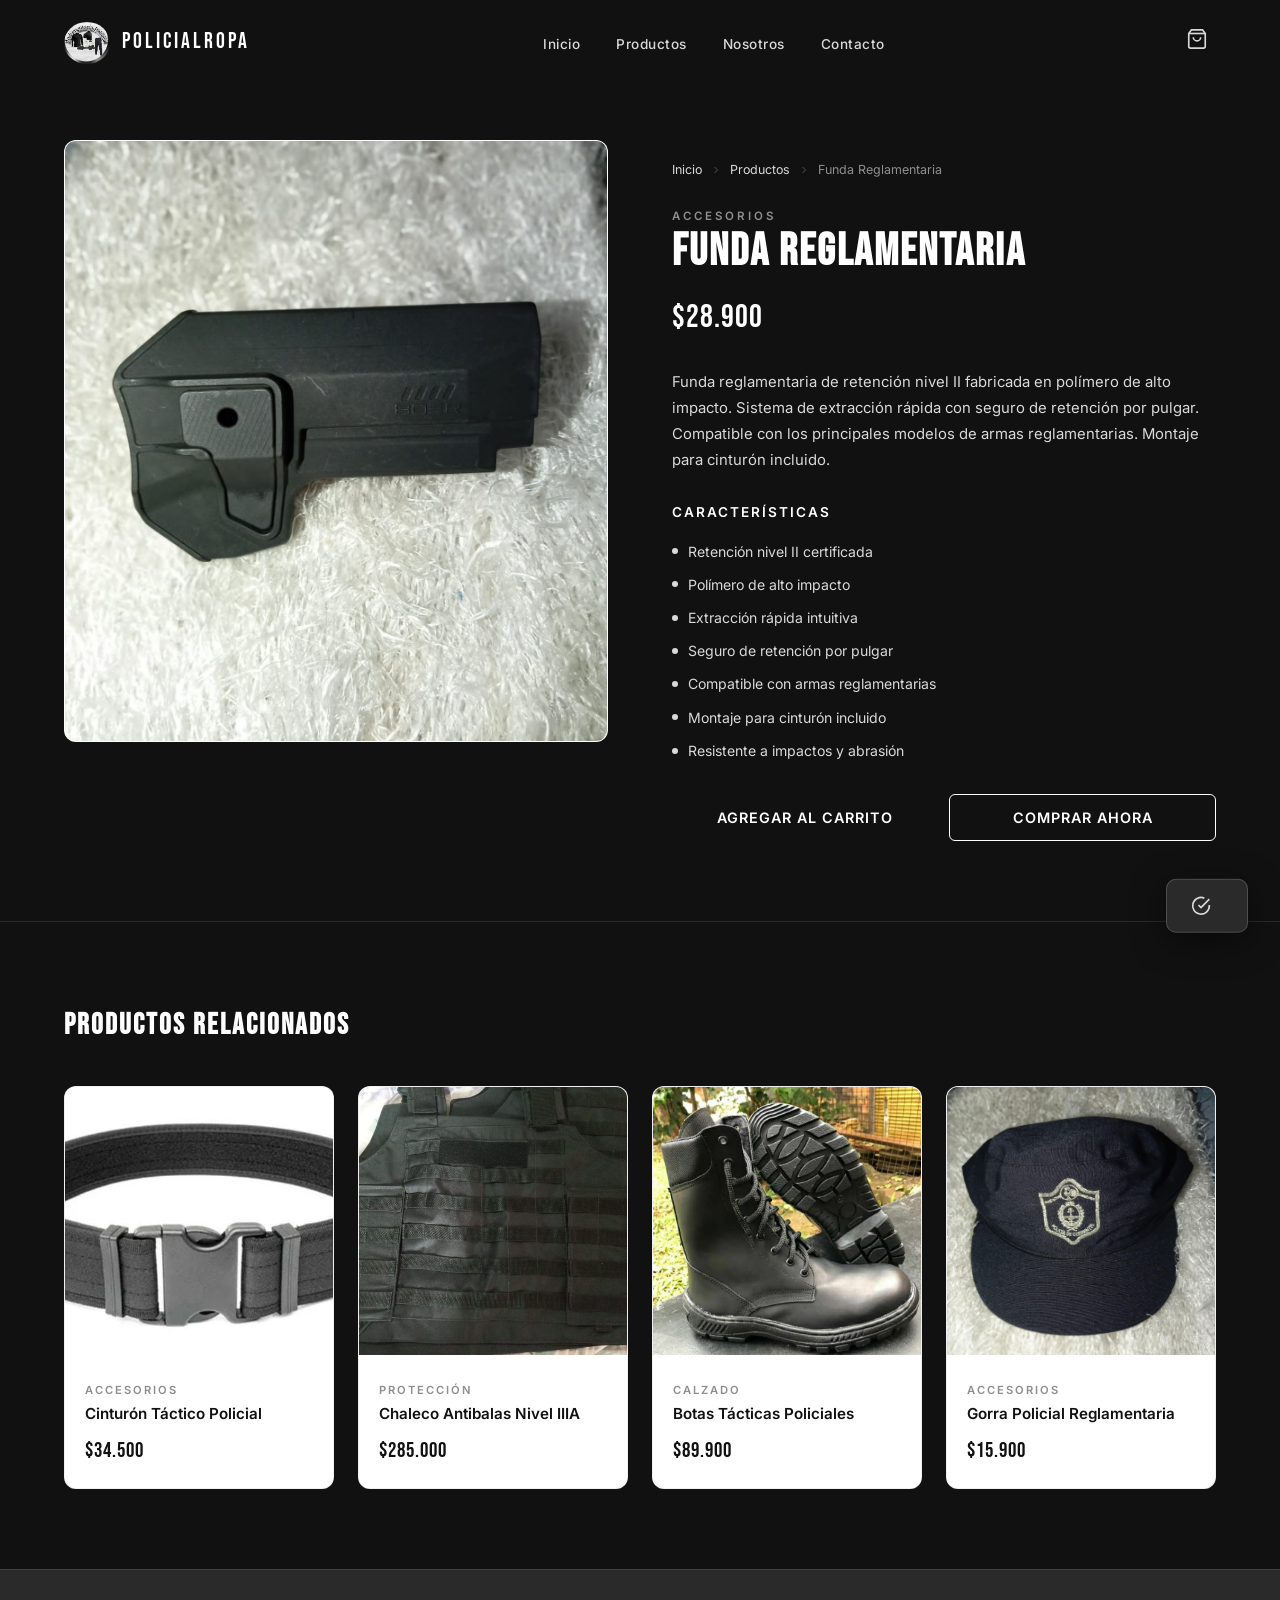
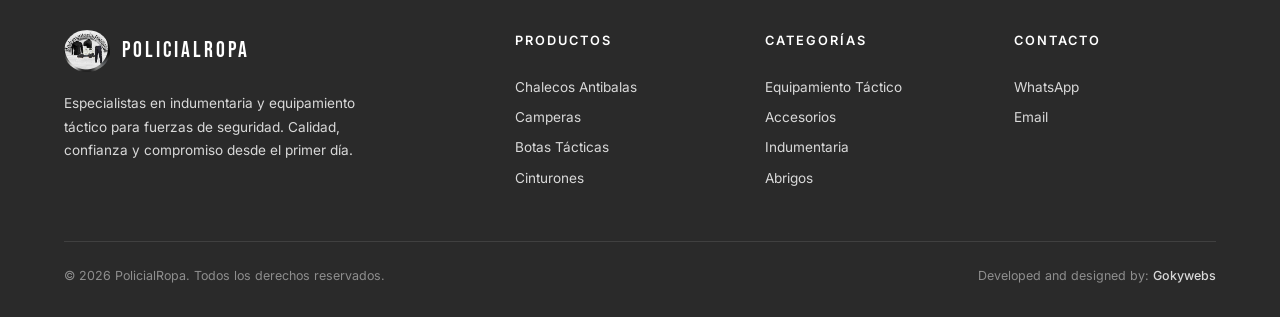
<file: productos/funda-reglamentaria.html>
<!DOCTYPE html>
<html lang="es">
<head>
  <meta charset="UTF-8">
  <meta name="viewport" content="width=device-width, initial-scale=1.0">
  <meta name="description" content="Funda reglamentaria de retención nivel II en polímero de alto impacto. Extracción rápida con seguro por pulgar, compatible con armas reglamentarias.">
  <meta name="keywords" content="funda reglamentaria, funda policial, funda pistola, funda retención, funda arma policial">
  <meta property="og:title" content="Funda Reglamentaria | PolicialRopa">
  <meta property="og:description" content="Funda reglamentaria de retención nivel II en polímero de alto impacto con extracción rápida.">
  <meta property="og:image" content="../images/funda.jpeg">
  <link rel="icon" type="image/jpeg" href="../images/logo.jpeg">
  <title>Funda Reglamentaria | PolicialRopa</title>
  <link rel="stylesheet" href="../css/styles.css">
  <script type="application/ld+json">
  {
    "@context": "https://schema.org",
    "@type": "Product",
    "name": "Funda Reglamentaria",
    "description": "Funda reglamentaria de retención nivel II fabricada en polímero de alto impacto.",
    "image": "../images/funda.jpeg",
    "brand": { "@type": "Brand", "name": "PolicialRopa" },
    "offers": {
      "@type": "Offer",
      "price": "28900",
      "priceCurrency": "ARS",
      "availability": "https://schema.org/InStock"
    }
  }
  </script>
</head>
<body>

  <nav>
    <div class="container nav-inner">
      <a href="../index.html" class="nav-logo">
        <img src="../images/logo.jpeg" alt="PolicialRopa" width="42" height="42">
        <span>POLICIALROPA</span>
      </a>
      <ul class="nav-links">
        <li><a href="../index.html">Inicio</a></li>
        <li><a href="../index.html#productos">Productos</a></li>
        <li><a href="../index.html#nosotros">Nosotros</a></li>
        <li><a href="../index.html#contacto">Contacto</a></li>
      </ul>
      <div style="display:flex;align-items:center;gap:16px;">
        <div class="nav-cart">
          <svg viewBox="0 0 24 24"><path d="M6 2L3 6v14a2 2 0 002 2h14a2 2 0 002-2V6l-3-4z"/><line x1="3" y1="6" x2="21" y2="6"/><path d="M16 10a4 4 0 01-8 0"/></svg>
          <span class="cart-badge">0</span>
        </div>
        <div class="menu-toggle">
          <span></span>
          <span></span>
          <span></span>
        </div>
      </div>
    </div>
  </nav>

  <section class="product-detail">
    <div class="container">
      <div class="product-detail-grid">
        <div class="detail-image reveal">
          <img src="../images/funda.jpeg" alt="Funda Reglamentaria" width="600" height="600">
        </div>
        <div class="detail-info">
          <div class="detail-breadcrumb reveal">
            <a href="../index.html">Inicio</a>
            <svg viewBox="0 0 24 24"><polyline points="9 18 15 12 9 6"/></svg>
            <a href="../index.html#productos">Productos</a>
            <svg viewBox="0 0 24 24"><polyline points="9 18 15 12 9 6"/></svg>
            <span>Funda Reglamentaria</span>
          </div>
          <span class="detail-category reveal">Accesorios</span>
          <h1 class="reveal">FUNDA REGLAMENTARIA</h1>
          <div class="detail-price reveal">$28.900</div>
          <p class="detail-desc reveal">Funda reglamentaria de retención nivel II fabricada en polímero de alto impacto. Sistema de extracción rápida con seguro de retención por pulgar. Compatible con los principales modelos de armas reglamentarias. Montaje para cinturón incluido.</p>
          <div class="detail-features reveal">
            <h3>Características</h3>
            <ul>
              <li>Retención nivel II certificada</li>
              <li>Polímero de alto impacto</li>
              <li>Extracción rápida intuitiva</li>
              <li>Seguro de retención por pulgar</li>
              <li>Compatible con armas reglamentarias</li>
              <li>Montaje para cinturón incluido</li>
              <li>Resistente a impactos y abrasión</li>
            </ul>
          </div>
          <div class="detail-actions reveal">
            <button class="btn-primary" onclick="addToCart('Funda Reglamentaria', 28900, '../images/funda.jpeg')">Agregar al Carrito</button>
            <button class="btn-outline" onclick="buyNow('Funda Reglamentaria')">Comprar Ahora</button>
          </div>
        </div>
      </div>
    </div>
  </section>

  <section class="related-products">
    <div class="container">
      <h2 class="reveal">PRODUCTOS RELACIONADOS</h2>
      <div class="related-grid">
        <a href="cinturon-tactico.html" class="product-card reveal stagger-1">
          <div class="product-img">
            <img src="../images/cinturon.jpeg" alt="Cinturón Táctico Policial" loading="lazy" width="400" height="400">
            <div class="product-overlay"><span class="btn-sm">Ver Detalle</span></div>
          </div>
          <div class="product-info">
            <span class="product-category">Accesorios</span>
            <h3>Cinturón Táctico Policial</h3>
            <span class="product-price">$34.500</span>
          </div>
        </a>
        <a href="chaleco-antibalas.html" class="product-card reveal stagger-2">
          <div class="product-img">
            <img src="../images/chaleco.jpeg" alt="Chaleco Antibalas Nivel IIIA" loading="lazy" width="400" height="400">
            <div class="product-overlay"><span class="btn-sm">Ver Detalle</span></div>
          </div>
          <div class="product-info">
            <span class="product-category">Protección</span>
            <h3>Chaleco Antibalas Nivel IIIA</h3>
            <span class="product-price">$285.000</span>
          </div>
        </a>
        <a href="botas-tacticas.html" class="product-card reveal stagger-3">
          <div class="product-img">
            <img src="../images/botas.jpeg" alt="Botas Tácticas Policiales" loading="lazy" width="400" height="400">
            <div class="product-overlay"><span class="btn-sm">Ver Detalle</span></div>
          </div>
          <div class="product-info">
            <span class="product-category">Calzado</span>
            <h3>Botas Tácticas Policiales</h3>
            <span class="product-price">$89.900</span>
          </div>
        </a>
        <a href="gorra-policial.html" class="product-card reveal stagger-4">
          <div class="product-img">
            <img src="../images/gorra.jpeg" alt="Gorra Policial Reglamentaria" loading="lazy" width="400" height="400">
            <div class="product-overlay"><span class="btn-sm">Ver Detalle</span></div>
          </div>
          <div class="product-info">
            <span class="product-category">Accesorios</span>
            <h3>Gorra Policial Reglamentaria</h3>
            <span class="product-price">$15.900</span>
          </div>
        </a>
      </div>
    </div>
  </section>

  <footer>
    <div class="container">
      <div class="footer-grid">
        <div class="footer-brand">
          <a href="../index.html" class="nav-logo">
            <img src="../images/logo.jpeg" alt="PolicialRopa" width="42" height="42">
            <span>POLICIALROPA</span>
          </a>
          <p>Especialistas en indumentaria y equipamiento táctico para fuerzas de seguridad. Calidad, confianza y compromiso desde el primer día.</p>
        </div>
        <div class="footer-col">
          <h4>Productos</h4>
          <a href="chaleco-antibalas.html">Chalecos Antibalas</a>
          <a href="campera-policial.html">Camperas</a>
          <a href="botas-tacticas.html">Botas Tácticas</a>
          <a href="cinturon-tactico.html">Cinturones</a>
        </div>
        <div class="footer-col">
          <h4>Categorías</h4>
          <a href="chaleco-tactico.html">Equipamiento Táctico</a>
          <a href="funda-reglamentaria.html">Accesorios</a>
          <a href="gorra-policial.html">Indumentaria</a>
          <a href="campera-tactica.html">Abrigos</a>
        </div>
        <div class="footer-col">
          <h4>Contacto</h4>
          <a href="https://wa.me/5491100000000" target="_blank" rel="noopener">WhatsApp</a>
          <a href="mailto:info@policialropa.com">Email</a>
        </div>
      </div>
      <div class="footer-bottom">
        <p>&copy; 2026 PolicialRopa. Todos los derechos reservados.</p>
        <p>Developed and designed by: <a href="https://gokywebs.net" target="_blank" rel="noopener">Gokywebs</a></p>
      </div>
    </div>
  </footer>

  <div class="cart-overlay"></div>
  <div class="cart-drawer">
    <div class="cart-header">
      <h3>Mi Carrito</h3>
      <button class="cart-close">✕</button>
    </div>
    <div class="cart-items"></div>
    <div class="cart-footer">
      <div class="cart-total">
        <span>Total</span>
        <strong>$0</strong>
      </div>
      <button class="btn-primary cart-checkout">Finalizar Compra</button>
    </div>
  </div>

  <div class="toast">
    <svg viewBox="0 0 24 24"><path d="M22 11.08V12a10 10 0 11-5.93-9.14"/><polyline points="22 4 12 14.01 9 11.01"/></svg>
    <span></span>
  </div>

  <script src="../js/main.js"></script>
</body>
</html>
</file>
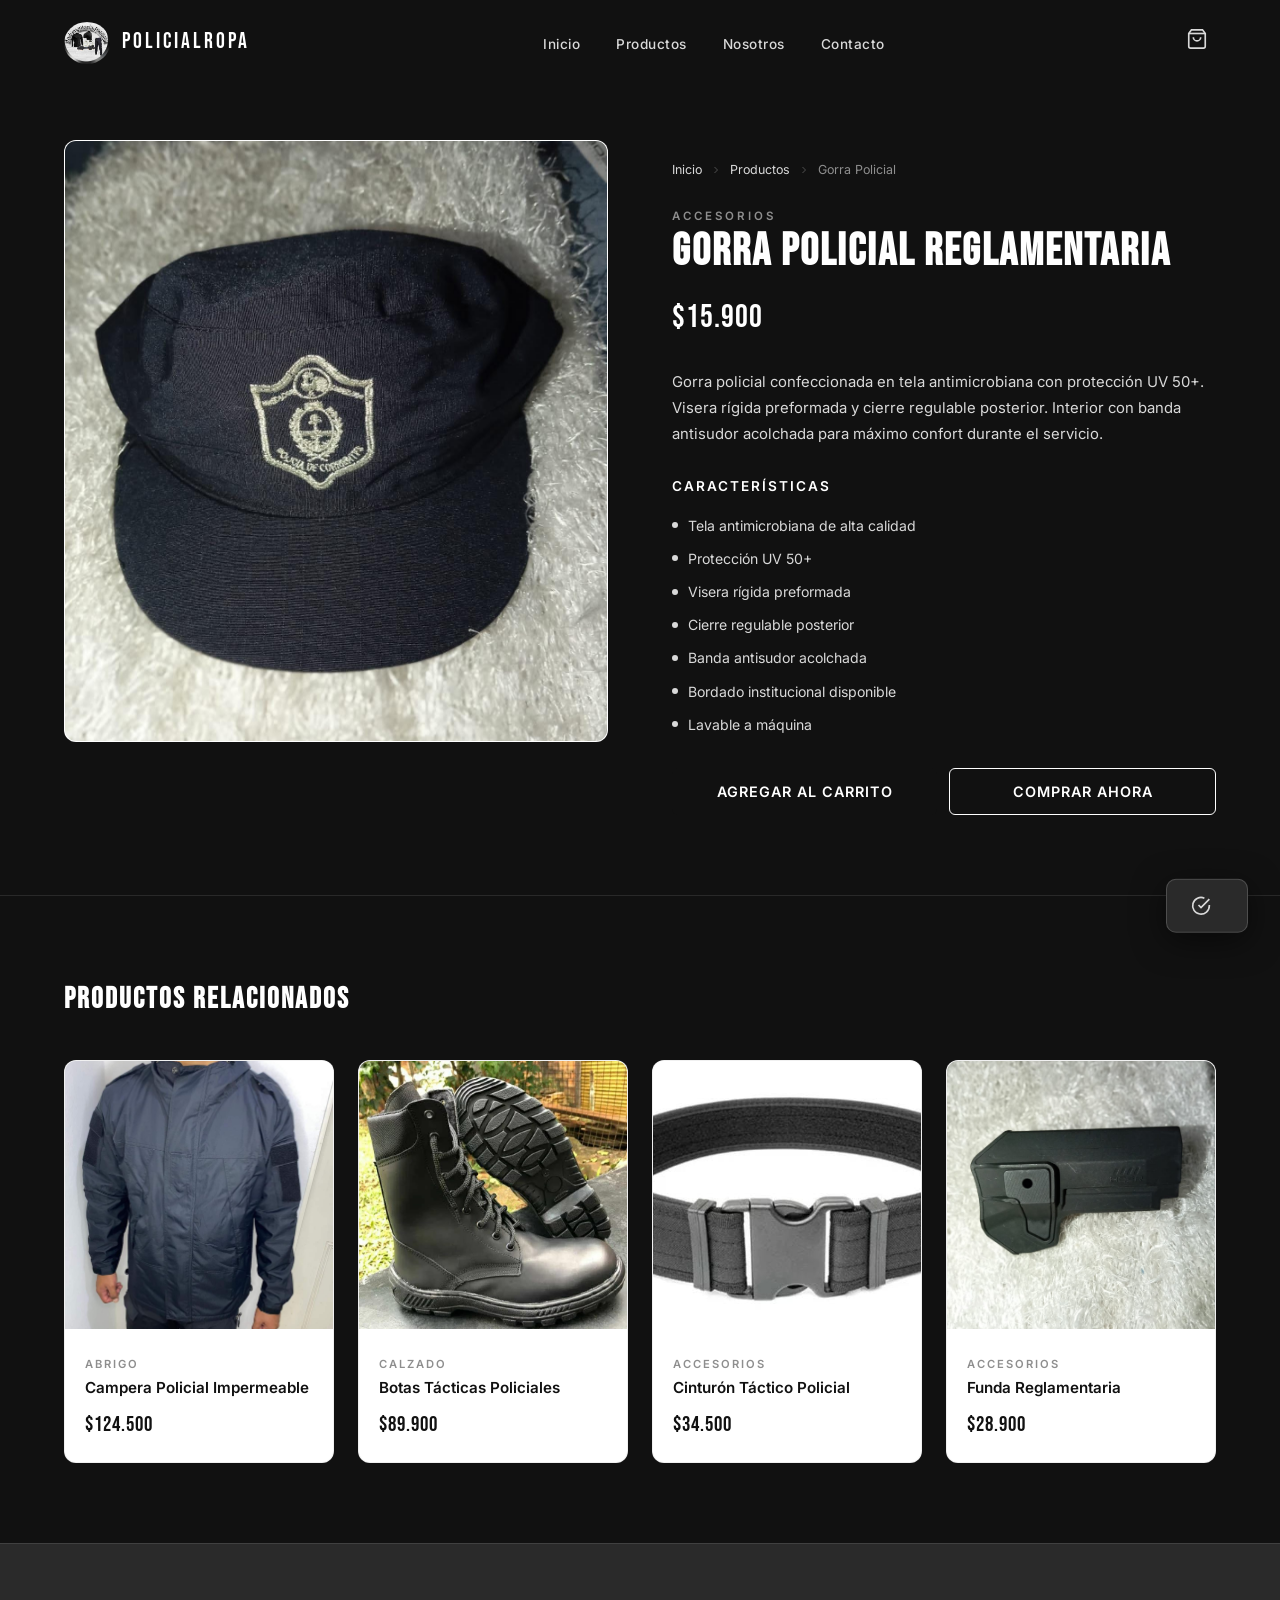
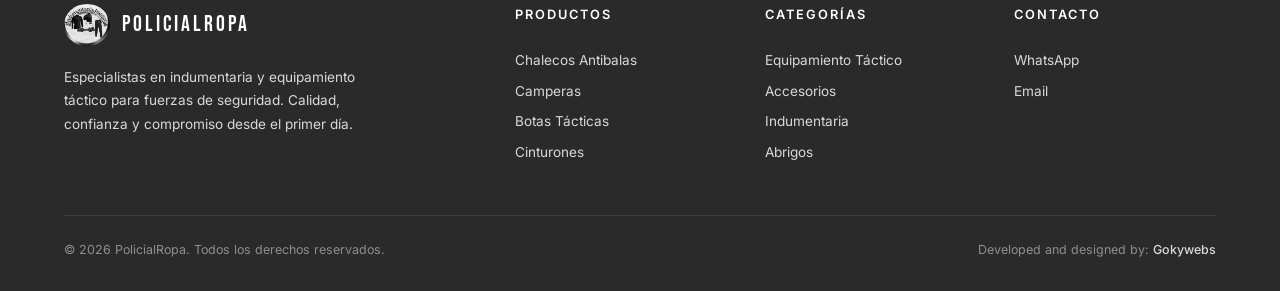
<file: productos/gorra-policial.html>
<!DOCTYPE html>
<html lang="es">
<head>
  <meta charset="UTF-8">
  <meta name="viewport" content="width=device-width, initial-scale=1.0">
  <meta name="description" content="Gorra policial reglamentaria con tela antimicrobiana y protección UV 50+. Visera rígida preformada, cierre regulable y banda antisudor acolchada.">
  <meta name="keywords" content="gorra policial, gorra reglamentaria, gorra de seguridad, gorra táctica, gorra uniforme policial">
  <meta property="og:title" content="Gorra Policial Reglamentaria | PolicialRopa">
  <meta property="og:description" content="Gorra policial con tela antimicrobiana, protección UV 50+ y banda antisudor acolchada.">
  <meta property="og:image" content="../images/gorra.jpeg">
  <link rel="icon" type="image/jpeg" href="../images/logo.jpeg">
  <title>Gorra Policial Reglamentaria | PolicialRopa</title>
  <link rel="stylesheet" href="../css/styles.css">
  <script type="application/ld+json">
  {
    "@context": "https://schema.org",
    "@type": "Product",
    "name": "Gorra Policial Reglamentaria",
    "description": "Gorra policial confeccionada en tela antimicrobiana con protección UV 50+.",
    "image": "../images/gorra.jpeg",
    "brand": { "@type": "Brand", "name": "PolicialRopa" },
    "offers": {
      "@type": "Offer",
      "price": "15900",
      "priceCurrency": "ARS",
      "availability": "https://schema.org/InStock"
    }
  }
  </script>
</head>
<body>

  <nav>
    <div class="container nav-inner">
      <a href="../index.html" class="nav-logo">
        <img src="../images/logo.jpeg" alt="PolicialRopa" width="42" height="42">
        <span>POLICIALROPA</span>
      </a>
      <ul class="nav-links">
        <li><a href="../index.html">Inicio</a></li>
        <li><a href="../index.html#productos">Productos</a></li>
        <li><a href="../index.html#nosotros">Nosotros</a></li>
        <li><a href="../index.html#contacto">Contacto</a></li>
      </ul>
      <div style="display:flex;align-items:center;gap:16px;">
        <div class="nav-cart">
          <svg viewBox="0 0 24 24"><path d="M6 2L3 6v14a2 2 0 002 2h14a2 2 0 002-2V6l-3-4z"/><line x1="3" y1="6" x2="21" y2="6"/><path d="M16 10a4 4 0 01-8 0"/></svg>
          <span class="cart-badge">0</span>
        </div>
        <div class="menu-toggle">
          <span></span>
          <span></span>
          <span></span>
        </div>
      </div>
    </div>
  </nav>

  <section class="product-detail">
    <div class="container">
      <div class="product-detail-grid">
        <div class="detail-image reveal">
          <img src="../images/gorra.jpeg" alt="Gorra Policial Reglamentaria" width="600" height="600">
        </div>
        <div class="detail-info">
          <div class="detail-breadcrumb reveal">
            <a href="../index.html">Inicio</a>
            <svg viewBox="0 0 24 24"><polyline points="9 18 15 12 9 6"/></svg>
            <a href="../index.html#productos">Productos</a>
            <svg viewBox="0 0 24 24"><polyline points="9 18 15 12 9 6"/></svg>
            <span>Gorra Policial</span>
          </div>
          <span class="detail-category reveal">Accesorios</span>
          <h1 class="reveal">GORRA POLICIAL REGLAMENTARIA</h1>
          <div class="detail-price reveal">$15.900</div>
          <p class="detail-desc reveal">Gorra policial confeccionada en tela antimicrobiana con protección UV 50+. Visera rígida preformada y cierre regulable posterior. Interior con banda antisudor acolchada para máximo confort durante el servicio.</p>
          <div class="detail-features reveal">
            <h3>Características</h3>
            <ul>
              <li>Tela antimicrobiana de alta calidad</li>
              <li>Protección UV 50+</li>
              <li>Visera rígida preformada</li>
              <li>Cierre regulable posterior</li>
              <li>Banda antisudor acolchada</li>
              <li>Bordado institucional disponible</li>
              <li>Lavable a máquina</li>
            </ul>
          </div>
          <div class="detail-actions reveal">
            <button class="btn-primary" onclick="addToCart('Gorra Policial Reglamentaria', 15900, '../images/gorra.jpeg')">Agregar al Carrito</button>
            <button class="btn-outline" onclick="buyNow('Gorra Policial Reglamentaria')">Comprar Ahora</button>
          </div>
        </div>
      </div>
    </div>
  </section>

  <section class="related-products">
    <div class="container">
      <h2 class="reveal">PRODUCTOS RELACIONADOS</h2>
      <div class="related-grid">
        <a href="campera-policial.html" class="product-card reveal stagger-1">
          <div class="product-img">
            <img src="../images/campera.jpeg" alt="Campera Policial Impermeable" loading="lazy" width="400" height="400">
            <div class="product-overlay"><span class="btn-sm">Ver Detalle</span></div>
          </div>
          <div class="product-info">
            <span class="product-category">Abrigo</span>
            <h3>Campera Policial Impermeable</h3>
            <span class="product-price">$124.500</span>
          </div>
        </a>
        <a href="botas-tacticas.html" class="product-card reveal stagger-2">
          <div class="product-img">
            <img src="../images/botas.jpeg" alt="Botas Tácticas Policiales" loading="lazy" width="400" height="400">
            <div class="product-overlay"><span class="btn-sm">Ver Detalle</span></div>
          </div>
          <div class="product-info">
            <span class="product-category">Calzado</span>
            <h3>Botas Tácticas Policiales</h3>
            <span class="product-price">$89.900</span>
          </div>
        </a>
        <a href="cinturon-tactico.html" class="product-card reveal stagger-3">
          <div class="product-img">
            <img src="../images/cinturon.jpeg" alt="Cinturón Táctico Policial" loading="lazy" width="400" height="400">
            <div class="product-overlay"><span class="btn-sm">Ver Detalle</span></div>
          </div>
          <div class="product-info">
            <span class="product-category">Accesorios</span>
            <h3>Cinturón Táctico Policial</h3>
            <span class="product-price">$34.500</span>
          </div>
        </a>
        <a href="funda-reglamentaria.html" class="product-card reveal stagger-4">
          <div class="product-img">
            <img src="../images/funda.jpeg" alt="Funda Reglamentaria" loading="lazy" width="400" height="400">
            <div class="product-overlay"><span class="btn-sm">Ver Detalle</span></div>
          </div>
          <div class="product-info">
            <span class="product-category">Accesorios</span>
            <h3>Funda Reglamentaria</h3>
            <span class="product-price">$28.900</span>
          </div>
        </a>
      </div>
    </div>
  </section>

  <footer>
    <div class="container">
      <div class="footer-grid">
        <div class="footer-brand">
          <a href="../index.html" class="nav-logo">
            <img src="../images/logo.jpeg" alt="PolicialRopa" width="42" height="42">
            <span>POLICIALROPA</span>
          </a>
          <p>Especialistas en indumentaria y equipamiento táctico para fuerzas de seguridad. Calidad, confianza y compromiso desde el primer día.</p>
        </div>
        <div class="footer-col">
          <h4>Productos</h4>
          <a href="chaleco-antibalas.html">Chalecos Antibalas</a>
          <a href="campera-policial.html">Camperas</a>
          <a href="botas-tacticas.html">Botas Tácticas</a>
          <a href="cinturon-tactico.html">Cinturones</a>
        </div>
        <div class="footer-col">
          <h4>Categorías</h4>
          <a href="chaleco-tactico.html">Equipamiento Táctico</a>
          <a href="funda-reglamentaria.html">Accesorios</a>
          <a href="gorra-policial.html">Indumentaria</a>
          <a href="campera-tactica.html">Abrigos</a>
        </div>
        <div class="footer-col">
          <h4>Contacto</h4>
          <a href="https://wa.me/5491100000000" target="_blank" rel="noopener">WhatsApp</a>
          <a href="mailto:info@policialropa.com">Email</a>
        </div>
      </div>
      <div class="footer-bottom">
        <p>&copy; 2026 PolicialRopa. Todos los derechos reservados.</p>
        <p>Developed and designed by: <a href="https://gokywebs.net" target="_blank" rel="noopener">Gokywebs</a></p>
      </div>
    </div>
  </footer>

  <div class="cart-overlay"></div>
  <div class="cart-drawer">
    <div class="cart-header">
      <h3>Mi Carrito</h3>
      <button class="cart-close">✕</button>
    </div>
    <div class="cart-items"></div>
    <div class="cart-footer">
      <div class="cart-total">
        <span>Total</span>
        <strong>$0</strong>
      </div>
      <button class="btn-primary cart-checkout">Finalizar Compra</button>
    </div>
  </div>

  <div class="toast">
    <svg viewBox="0 0 24 24"><path d="M22 11.08V12a10 10 0 11-5.93-9.14"/><polyline points="22 4 12 14.01 9 11.01"/></svg>
    <span></span>
  </div>

  <script src="../js/main.js"></script>
</body>
</html>
</file>
<file: css/styles.css>
@import url('https://fonts.googleapis.com/css2?family=Bebas+Neue&family=Inter:wght@300;400;500;600;700&display=swap');

* {
  margin: 0;
  padding: 0;
  box-sizing: border-box;
}

:root {
  --bg-primary: #111111;
  --bg-secondary: #2A2A2A;
  --bg-tertiary: #1a1a1a;
  --bg-card: #FFFFFF;
  --accent: #111111;
  --accent-hover: #8E8E8E;
  --accent-dark: #333333;
  --navy: #1a1a1a;
  --navy-light: #333333;
  --text-primary: #FFFFFF;
  --text-secondary: #D9D9D9;
  --text-muted: #8E8E8E;
  --text-dark: #111111;
  --border: rgba(255, 255, 255, 0.1);
  --glow: 0 8px 32px rgba(0, 0, 0, 0.35);
  --transition: 0.5s cubic-bezier(0.16, 1, 0.3, 1);
}

html {
  scroll-behavior: smooth;
}

body {
  font-family: 'Inter', -apple-system, BlinkMacSystemFont, sans-serif;
  background: var(--bg-primary);
  color: var(--text-primary);
  overflow-x: hidden;
  line-height: 1.65;
  -webkit-font-smoothing: antialiased;
}

a {
  text-decoration: none;
  color: inherit;
  transition: color 0.3s;
}

img {
  max-width: 100%;
  display: block;
}

ul {
  list-style: none;
}

.container {
  width: 90%;
  max-width: 1280px;
  margin: 0 auto;
}

.section-label {
  font-family: 'Bebas Neue', sans-serif;
  font-size: 0.85rem;
  letter-spacing: 4px;
  color: var(--text-muted);
  text-transform: uppercase;
  margin-bottom: 0.75rem;
  display: flex;
  align-items: center;
  gap: 12px;
}

.section-label::before {
  content: '';
  width: 28px;
  height: 1px;
  background: var(--text-muted);
}

.section-title {
  font-family: 'Bebas Neue', sans-serif;
  font-size: clamp(2rem, 5vw, 3.2rem);
  letter-spacing: 2px;
  line-height: 1.1;
  margin-bottom: 1rem;
}

.section-desc {
  color: var(--text-secondary);
  max-width: 560px;
  font-size: 0.95rem;
  line-height: 1.7;
}

.btn-primary {
  display: inline-flex;
  align-items: center;
  gap: 10px;
  background: #111111;
  color: #FFFFFF;
  font-weight: 600;
  font-size: 0.9rem;
  padding: 14px 32px;
  border: none;
  border-radius: 6px;
  cursor: pointer;
  transition: var(--transition);
  position: relative;
  overflow: hidden;
  text-transform: uppercase;
  letter-spacing: 1px;
  font-family: 'Inter', sans-serif;
}

.btn-primary::after {
  content: '';
  position: absolute;
  inset: 0;
  background: linear-gradient(120deg, transparent 30%, rgba(255, 255, 255, 0.2) 50%, transparent 70%);
  transform: translateX(-100%);
  transition: transform 0.6s;
}

.btn-primary:hover {
  background: #8E8E8E;
  transform: translateY(-2px);
  box-shadow: 0 8px 25px rgba(0, 0, 0, 0.3);
}

.btn-primary:hover::after {
  transform: translateX(100%);
}

.btn-outline {
  display: inline-flex;
  align-items: center;
  gap: 10px;
  background: transparent;
  color: #FFFFFF;
  font-weight: 600;
  font-size: 0.9rem;
  padding: 14px 32px;
  border: 1.5px solid #FFFFFF;
  border-radius: 6px;
  cursor: pointer;
  transition: var(--transition);
  text-transform: uppercase;
  letter-spacing: 1px;
  font-family: 'Inter', sans-serif;
}

.btn-outline:hover {
  background: rgba(255, 255, 255, 0.12);
  transform: translateY(-2px);
}

nav {
  position: fixed;
  top: 0;
  left: 0;
  width: 100%;
  z-index: 1000;
  padding: 20px 0;
  transition: all 0.4s ease;
}

nav.scrolled {
  background: rgba(17, 17, 17, 0.95);
  backdrop-filter: blur(20px);
  -webkit-backdrop-filter: blur(20px);
  padding: 12px 0;
  border-bottom: 1px solid var(--border);
}

.nav-inner {
  display: flex;
  align-items: center;
  justify-content: space-between;
}

.nav-logo {
  display: flex;
  align-items: center;
  gap: 12px;
}

.nav-logo img {
  height: 42px;
  width: auto;
  border-radius: 50%;
}

.nav-logo span {
  font-family: 'Bebas Neue', sans-serif;
  font-size: 1.4rem;
  letter-spacing: 3px;
  color: var(--text-primary);
}

.nav-links {
  display: flex;
  align-items: center;
  gap: 36px;
}

.nav-links a {
  font-size: 0.85rem;
  font-weight: 500;
  letter-spacing: 0.5px;
  color: var(--text-secondary);
  transition: color 0.3s;
  position: relative;
}

.nav-links a::after {
  content: '';
  position: absolute;
  bottom: -4px;
  left: 0;
  width: 0;
  height: 1.5px;
  background: #FFFFFF;
  transition: width 0.3s;
}

.nav-links a:hover {
  color: var(--text-primary);
}

.nav-links a:hover::after {
  width: 100%;
}

.nav-cart {
  position: relative;
  cursor: pointer;
  padding: 8px;
  transition: transform 0.3s;
}

.nav-cart:hover {
  transform: scale(1.1);
}

.nav-cart svg {
  width: 22px;
  height: 22px;
  stroke: var(--text-secondary);
  fill: none;
  stroke-width: 1.8;
  transition: stroke 0.3s;
}

.nav-cart:hover svg {
  stroke: #FFFFFF;
}

.cart-badge {
  position: absolute;
  top: 2px;
  right: 0;
  width: 18px;
  height: 18px;
  background: #D9D9D9;
  color: #111111;
  font-size: 0.65rem;
  font-weight: 700;
  border-radius: 50%;
  display: flex;
  align-items: center;
  justify-content: center;
  transform: scale(0);
  transition: transform 0.3s cubic-bezier(0.34, 1.56, 0.64, 1);
}

.cart-badge.visible {
  transform: scale(1);
}

.menu-toggle {
  display: none;
  flex-direction: column;
  gap: 5px;
  cursor: pointer;
  padding: 8px;
  z-index: 1001;
}

.menu-toggle span {
  width: 24px;
  height: 2px;
  background: var(--text-primary);
  transition: all 0.3s;
  border-radius: 2px;
}

.menu-toggle.active span:nth-child(1) {
  transform: rotate(45deg) translate(5px, 5px);
}

.menu-toggle.active span:nth-child(2) {
  opacity: 0;
}

.menu-toggle.active span:nth-child(3) {
  transform: rotate(-45deg) translate(5px, -5px);
}

.hero {
  position: relative;
  min-height: 100vh;
  display: flex;
  align-items: center;
  justify-content: center;
  overflow: hidden;
}

.hero-bg {
  position: absolute;
  inset: 0;
  z-index: 0;
}

.hero-bg::before {
  content: '';
  position: absolute;
  width: 160%;
  height: 160%;
  top: -30%;
  left: -30%;
  background:
    radial-gradient(ellipse at 25% 45%, rgba(42, 42, 42, 0.7) 0%, transparent 55%),
    radial-gradient(ellipse at 75% 25%, rgba(142, 142, 142, 0.1) 0%, transparent 45%),
    radial-gradient(ellipse at 55% 85%, rgba(42, 42, 42, 0.5) 0%, transparent 50%),
    radial-gradient(ellipse at 10% 90%, rgba(142, 142, 142, 0.06) 0%, transparent 40%);
  animation: meshFloat 25s ease-in-out infinite;
}

.hero-bg::after {
  content: '';
  position: absolute;
  inset: 0;
  background-image:
    linear-gradient(rgba(255, 255, 255, 0.02) 1px, transparent 1px),
    linear-gradient(90deg, rgba(255, 255, 255, 0.02) 1px, transparent 1px);
  background-size: 70px 70px;
}

@keyframes meshFloat {
  0%, 100% { transform: translate(0, 0) rotate(0deg); }
  25% { transform: translate(2%, -2%) rotate(0.5deg); }
  50% { transform: translate(-1%, 1.5%) rotate(-0.3deg); }
  75% { transform: translate(1.5%, -1%) rotate(0.4deg); }
}

.hero-inner {
  position: relative;
  z-index: 2;
  display: flex;
  align-items: center;
  justify-content: space-between;
  gap: 60px;
  max-width: 1200px;
  width: 100%;
  padding: 120px 40px 80px;
}

.hero-content {
  flex: 1;
  text-align: left;
}

.hero-logo {
  width: 100px;
  height: 100px;
  margin: 0 0 30px;
  border-radius: 50%;
  overflow: hidden;
  box-shadow: var(--glow);
  opacity: 0;
  transform: scale(0.8);
  animation: heroLogoIn 0.8s 0.3s cubic-bezier(0.16, 1, 0.3, 1) forwards;
}

.hero-logo img {
  width: 100%;
  height: 100%;
  object-fit: cover;
}

@keyframes heroLogoIn {
  to { opacity: 1; transform: scale(1); }
}

.hero h1 {
  font-family: 'Bebas Neue', sans-serif;
  font-size: clamp(2.8rem, 8vw, 5.5rem);
  letter-spacing: 6px;
  line-height: 1.05;
  margin-bottom: 20px;
  opacity: 0;
  transform: translateY(40px);
  animation: heroTextIn 0.8s 0.6s cubic-bezier(0.16, 1, 0.3, 1) forwards;
}

.hero-image {
  flex: 0 0 70%;
  position: relative;
  opacity: 0;
  transform: translateX(60px);
  animation: heroImageIn 1s 0.8s cubic-bezier(0.16, 1, 0.3, 1) forwards;
}

.hero-image-frame {
  position: relative;
  border-radius: 20px;
  overflow: hidden;
  box-shadow: 0 30px 80px rgba(0, 0, 0, 0.5);
}

.hero-image-frame img {
  width: 100%;
  height: 520px;
  object-fit: cover;
  display: block;
  transition: transform 0.6s cubic-bezier(0.16, 1, 0.3, 1);
}

.hero-image-frame:hover img {
  transform: scale(1.05);
}

.hero-image-overlay {
  position: absolute;
  inset: 0;
  background: linear-gradient(180deg, transparent 50%, rgba(17, 17, 17, 0.6) 100%);
  pointer-events: none;
}

.hero-image-badge {
  position: absolute;
  bottom: -20px;
  left: -20px;
  background: #FFFFFF;
  color: #111111;
  padding: 16px 24px;
  border-radius: 14px;
  box-shadow: 0 10px 40px rgba(0, 0, 0, 0.3);
  display: flex;
  flex-direction: column;
  align-items: center;
  gap: 2px;
  opacity: 0;
  transform: translateY(20px);
  animation: heroTextIn 0.6s 1.4s cubic-bezier(0.16, 1, 0.3, 1) forwards;
}

.hero-image-badge .badge-number {
  font-family: 'Bebas Neue', sans-serif;
  font-size: 1.8rem;
  letter-spacing: 1px;
  line-height: 1;
}

.hero-image-badge .badge-text {
  font-size: 0.7rem;
  text-transform: uppercase;
  letter-spacing: 1px;
  color: #8E8E8E;
}

@keyframes heroImageIn {
  to { opacity: 1; transform: translateX(0); }
}

.hero h1 .accent-text {
  color: #D9D9D9;
}

@keyframes heroTextIn {
  to { opacity: 1; transform: translateY(0); }
}

.hero-sub {
  font-size: clamp(0.9rem, 2vw, 1.1rem);
  color: var(--text-secondary);
  max-width: 520px;
  margin: 0 0 36px;
  font-weight: 300;
  opacity: 0;
  transform: translateY(30px);
  animation: heroTextIn 0.8s 0.9s cubic-bezier(0.16, 1, 0.3, 1) forwards;
}

.hero-cta {
  display: flex;
  gap: 16px;
  justify-content: flex-start;
  flex-wrap: wrap;
  opacity: 0;
  transform: translateY(30px);
  animation: heroTextIn 0.8s 1.2s cubic-bezier(0.16, 1, 0.3, 1) forwards;
}

.hero-scroll {
  position: absolute;
  bottom: 32px;
  left: 50%;
  transform: translateX(-50%);
  display: flex;
  flex-direction: column;
  align-items: center;
  gap: 8px;
  opacity: 0;
  animation: heroTextIn 0.8s 1.6s cubic-bezier(0.16, 1, 0.3, 1) forwards;
}

.hero-scroll span {
  font-size: 0.7rem;
  letter-spacing: 3px;
  text-transform: uppercase;
  color: var(--text-muted);
}

.hero-scroll .scroll-line {
  width: 1px;
  height: 40px;
  background: linear-gradient(to bottom, #D9D9D9, transparent);
  animation: scrollPulse 2s ease-in-out infinite;
}

@keyframes scrollPulse {
  0%, 100% { opacity: 0.3; transform: scaleY(0.6); }
  50% { opacity: 1; transform: scaleY(1); }
}

.features {
  padding: 100px 0;
  background: var(--bg-secondary);
  position: relative;
}

.features::before {
  content: '';
  position: absolute;
  top: 0;
  left: 0;
  right: 0;
  height: 1px;
  background: linear-gradient(90deg, transparent, rgba(142, 142, 142, 0.4), transparent);
}

.features-grid {
  display: grid;
  grid-template-columns: repeat(4, 1fr);
  gap: 32px;
  margin-top: 48px;
}

.feature-card {
  padding: 36px 28px;
  background: #1e1e1e;
  border: 1px solid rgba(255, 255, 255, 0.06);
  border-radius: 10px;
  transition: var(--transition);
  position: relative;
  overflow: hidden;
}

.feature-card::before {
  content: '';
  position: absolute;
  top: 0;
  left: 0;
  right: 0;
  height: 2px;
  background: linear-gradient(90deg, transparent, #D9D9D9, transparent);
  opacity: 0;
  transition: opacity 0.4s;
}

.feature-card:hover {
  transform: translateY(-6px);
  border-color: rgba(255, 255, 255, 0.12);
  box-shadow: var(--glow);
}

.feature-card:hover::before {
  opacity: 1;
}

.feature-icon {
  width: 48px;
  height: 48px;
  display: flex;
  align-items: center;
  justify-content: center;
  background: rgba(217, 217, 217, 0.08);
  border-radius: 10px;
  margin-bottom: 20px;
}

.feature-icon svg {
  width: 24px;
  height: 24px;
  stroke: #D9D9D9;
  fill: none;
  stroke-width: 1.8;
}

.feature-card h3 {
  font-size: 1.05rem;
  font-weight: 600;
  margin-bottom: 10px;
}

.feature-card p {
  color: var(--text-secondary);
  font-size: 0.85rem;
  line-height: 1.6;
}

.products {
  padding: 100px 0;
  position: relative;
}

.products-header {
  display: flex;
  justify-content: space-between;
  align-items: flex-end;
  margin-bottom: 48px;
  flex-wrap: wrap;
  gap: 20px;
}

.products-layout {
  display: flex;
  gap: 32px;
  align-items: flex-start;
}

.products-filters {
  flex: 0 0 240px;
  background: var(--bg-secondary);
  border: 1px solid var(--border);
  border-radius: 14px;
  padding: 24px;
  position: sticky;
  top: 100px;
}

.filters-header {
  display: flex;
  justify-content: space-between;
  align-items: center;
  margin-bottom: 24px;
  padding-bottom: 16px;
  border-bottom: 1px solid var(--border);
}

.filters-header h3 {
  font-family: 'Bebas Neue', sans-serif;
  font-size: 1.3rem;
  letter-spacing: 2px;
}

.filters-reset {
  background: none;
  border: none;
  color: #8E8E8E;
  font-size: 0.75rem;
  cursor: pointer;
  text-transform: uppercase;
  letter-spacing: 1px;
  transition: color 0.3s;
}

.filters-reset:hover {
  color: #FFFFFF;
}

.filter-group {
  margin-bottom: 24px;
}

.filter-group:last-of-type {
  margin-bottom: 0;
}

.filter-title {
  font-size: 0.75rem;
  text-transform: uppercase;
  letter-spacing: 2px;
  color: #D9D9D9;
  margin-bottom: 14px;
  font-weight: 600;
}

.filter-options {
  display: flex;
  flex-direction: column;
  gap: 10px;
}

.filter-option {
  display: flex;
  align-items: center;
  gap: 10px;
  cursor: pointer;
  position: relative;
}

.filter-option input {
  position: absolute;
  opacity: 0;
  width: 0;
  height: 0;
}

.filter-check {
  width: 18px;
  height: 18px;
  border: 2px solid #8E8E8E;
  border-radius: 4px;
  flex-shrink: 0;
  transition: all 0.2s;
  position: relative;
}

.filter-check-radio {
  border-radius: 50%;
}

.filter-option input:checked ~ .filter-check {
  background: #FFFFFF;
  border-color: #FFFFFF;
}

.filter-option input:checked ~ .filter-check::after {
  content: '';
  position: absolute;
  top: 50%;
  left: 50%;
  transform: translate(-50%, -50%);
  width: 8px;
  height: 8px;
  background: #111111;
  border-radius: 2px;
}

.filter-option input:checked ~ .filter-check-radio::after {
  border-radius: 50%;
  width: 8px;
  height: 8px;
}

.filter-option:hover .filter-check {
  border-color: #D9D9D9;
}

.filter-label {
  font-size: 0.85rem;
  color: #D9D9D9;
  transition: color 0.2s;
}

.filter-option:hover .filter-label {
  color: #FFFFFF;
}

.filter-option input:checked ~ .filter-label {
  color: #FFFFFF;
  font-weight: 500;
}

.filters-count {
  margin-top: 24px;
  padding-top: 16px;
  border-top: 1px solid var(--border);
  text-align: center;
}

.filters-count span {
  font-size: 0.8rem;
  color: #8E8E8E;
  letter-spacing: 1px;
}

.product-card.filter-hidden {
  display: none;
}

.products-grid {
  display: grid;
  grid-template-columns: repeat(3, 1fr);
  gap: 24px;
  flex: 1;
  min-width: 0;
}

.product-card {
  background: #FFFFFF;
  border: 1px solid rgba(0, 0, 0, 0.06);
  border-radius: 12px;
  overflow: hidden;
  transition: var(--transition);
  cursor: pointer;
  position: relative;
}

.product-card:hover {
  transform: translateY(-8px);
  border-color: rgba(0, 0, 0, 0.12);
  box-shadow: 0 16px 48px rgba(0, 0, 0, 0.25);
}

.product-img {
  position: relative;
  overflow: hidden;
  aspect-ratio: 1 / 1;
  background: #f0f0f0;
}

.product-img img {
  width: 100%;
  height: 100%;
  object-fit: cover;
  transition: transform 0.6s cubic-bezier(0.16, 1, 0.3, 1);
}

.product-card:hover .product-img img {
  transform: scale(1.08);
}

.product-tag {
  position: absolute;
  top: 12px;
  left: 12px;
  background: #111111;
  color: #FFFFFF;
  font-size: 0.65rem;
  font-weight: 700;
  padding: 4px 10px;
  border-radius: 4px;
  letter-spacing: 1px;
  text-transform: uppercase;
  z-index: 2;
}

.product-overlay {
  position: absolute;
  inset: 0;
  background: linear-gradient(to top, rgba(17, 17, 17, 0.7), transparent 50%);
  opacity: 0;
  transition: opacity 0.4s;
  display: flex;
  align-items: flex-end;
  justify-content: center;
  padding-bottom: 20px;
}

.product-card:hover .product-overlay {
  opacity: 1;
}

.product-overlay .btn-sm {
  background: #FFFFFF;
  color: #111111;
  font-size: 0.75rem;
  font-weight: 600;
  padding: 8px 20px;
  border: none;
  border-radius: 4px;
  cursor: pointer;
  text-transform: uppercase;
  letter-spacing: 1px;
  transition: background 0.3s;
}

.product-overlay .btn-sm:hover {
  background: #D9D9D9;
}

.product-info {
  padding: 20px;
}

.product-category {
  font-size: 0.7rem;
  color: #8E8E8E;
  text-transform: uppercase;
  letter-spacing: 2px;
  font-weight: 600;
  margin-bottom: 6px;
}

.product-info h3 {
  font-size: 0.95rem;
  font-weight: 600;
  margin-bottom: 8px;
  color: #111111;
  transition: color 0.3s;
}

.product-card:hover .product-info h3 {
  color: #8E8E8E;
}

.product-price {
  font-family: 'Bebas Neue', sans-serif;
  font-size: 1.3rem;
  color: #111111;
  letter-spacing: 1px;
}

.about {
  padding: 100px 0;
  background: var(--bg-secondary);
  position: relative;
  overflow: hidden;
}

.about::before {
  content: '';
  position: absolute;
  top: 0;
  left: 0;
  right: 0;
  height: 1px;
  background: linear-gradient(90deg, transparent, rgba(142, 142, 142, 0.4), transparent);
}

.about-grid {
  display: grid;
  grid-template-columns: 1fr 1fr;
  gap: 64px;
  align-items: center;
}

.about-visual {
  position: relative;
}

.about-visual-inner {
  position: relative;
  border-radius: 12px;
  overflow: hidden;
  border: 1px solid var(--border);
}

.about-visual-inner img {
  width: 100%;
  aspect-ratio: 4 / 3;
  object-fit: cover;
}

.about-visual::after {
  content: '';
  position: absolute;
  width: 120px;
  height: 120px;
  border: 2px solid #D9D9D9;
  border-radius: 12px;
  bottom: -20px;
  right: -20px;
  z-index: -1;
  opacity: 0.3;
}

.about-content h2 {
  font-family: 'Bebas Neue', sans-serif;
  font-size: clamp(2rem, 4vw, 2.8rem);
  letter-spacing: 2px;
  margin-bottom: 20px;
  line-height: 1.1;
}

.about-content p {
  color: var(--text-secondary);
  margin-bottom: 24px;
  font-size: 0.93rem;
  line-height: 1.75;
}

.about-stats {
  display: grid;
  grid-template-columns: repeat(3, 1fr);
  gap: 24px;
  margin-top: 36px;
  padding-top: 36px;
  border-top: 1px solid var(--border);
}

.stat-item h4 {
  font-family: 'Bebas Neue', sans-serif;
  font-size: 2.2rem;
  color: #FFFFFF;
  letter-spacing: 1px;
}

.stat-item span {
  font-size: 0.78rem;
  color: var(--text-muted);
  text-transform: uppercase;
  letter-spacing: 1px;
}

.cta-section {
  padding: 100px 0;
  text-align: center;
  position: relative;
  overflow: hidden;
}

.cta-section::before {
  content: '';
  position: absolute;
  width: 200%;
  height: 200%;
  top: -50%;
  left: -50%;
  background:
    radial-gradient(ellipse at 50% 50%, rgba(142, 142, 142, 0.06) 0%, transparent 50%);
  animation: meshFloat 20s ease-in-out infinite;
}

.cta-inner {
  position: relative;
  z-index: 2;
}

.cta-section h2 {
  font-family: 'Bebas Neue', sans-serif;
  font-size: clamp(2rem, 5vw, 3.5rem);
  letter-spacing: 3px;
  margin-bottom: 16px;
}

.cta-section p {
  color: var(--text-secondary);
  max-width: 480px;
  margin: 0 auto 32px;
  font-size: 0.95rem;
}

footer {
  padding: 60px 0 30px;
  background: var(--bg-secondary);
  border-top: 1px solid var(--border);
}

.footer-grid {
  display: grid;
  grid-template-columns: 2fr 1fr 1fr 1fr;
  gap: 48px;
  margin-bottom: 48px;
}

.footer-brand {
  display: flex;
  flex-direction: column;
  gap: 16px;
}

.footer-brand .nav-logo {
  margin-bottom: 4px;
}

.footer-brand p {
  color: var(--text-secondary);
  font-size: 0.85rem;
  line-height: 1.7;
  max-width: 320px;
}

.footer-col h4 {
  font-size: 0.8rem;
  text-transform: uppercase;
  letter-spacing: 2px;
  margin-bottom: 20px;
  color: var(--text-primary);
  font-weight: 600;
}

.footer-col a {
  display: block;
  color: var(--text-secondary);
  font-size: 0.85rem;
  padding: 4px 0;
  transition: all 0.3s;
}

.footer-col a:hover {
  color: #FFFFFF;
  transform: translateX(4px);
}

.footer-bottom {
  display: flex;
  justify-content: space-between;
  align-items: center;
  padding-top: 24px;
  border-top: 1px solid var(--border);
  flex-wrap: wrap;
  gap: 12px;
}

.footer-bottom p {
  color: var(--text-muted);
  font-size: 0.78rem;
}

.footer-bottom a {
  color: #D9D9D9;
  font-weight: 500;
  transition: opacity 0.3s;
}

.footer-bottom a:hover {
  opacity: 0.8;
}

.cart-drawer {
  position: fixed;
  top: 0;
  right: 0;
  width: 420px;
  max-width: 90vw;
  height: 100vh;
  background: var(--bg-secondary);
  border-left: 1px solid var(--border);
  z-index: 2000;
  transform: translateX(100%);
  transition: transform 0.5s cubic-bezier(0.16, 1, 0.3, 1);
  display: flex;
  flex-direction: column;
}

.cart-drawer.open {
  transform: translateX(0);
}

.cart-overlay {
  position: fixed;
  inset: 0;
  background: rgba(0, 0, 0, 0.6);
  z-index: 1999;
  opacity: 0;
  visibility: hidden;
  transition: all 0.4s;
  backdrop-filter: blur(4px);
}

.cart-overlay.open {
  opacity: 1;
  visibility: visible;
}

.cart-header {
  display: flex;
  justify-content: space-between;
  align-items: center;
  padding: 24px;
  border-bottom: 1px solid var(--border);
}

.cart-header h3 {
  font-family: 'Bebas Neue', sans-serif;
  font-size: 1.4rem;
  letter-spacing: 2px;
}

.cart-close {
  width: 36px;
  height: 36px;
  display: flex;
  align-items: center;
  justify-content: center;
  background: rgba(255, 255, 255, 0.05);
  border: none;
  border-radius: 8px;
  cursor: pointer;
  color: var(--text-secondary);
  font-size: 1.2rem;
  transition: all 0.3s;
}

.cart-close:hover {
  background: rgba(255, 255, 255, 0.1);
  color: var(--text-primary);
}

.cart-items {
  flex: 1;
  overflow-y: auto;
  padding: 16px 24px;
}

.cart-item {
  display: flex;
  gap: 16px;
  padding: 16px 0;
  border-bottom: 1px solid var(--border);
  align-items: center;
}

.cart-item img {
  width: 70px;
  height: 70px;
  object-fit: cover;
  border-radius: 8px;
  background: var(--bg-tertiary);
}

.cart-item-info {
  flex: 1;
}

.cart-item-info h4 {
  font-size: 0.88rem;
  font-weight: 500;
  margin-bottom: 4px;
}

.cart-item-info .cart-item-price {
  color: #FFFFFF;
  font-weight: 600;
  font-size: 0.85rem;
}

.cart-item-qty {
  display: flex;
  align-items: center;
  gap: 8px;
  margin-top: 8px;
}

.cart-item-qty button {
  width: 26px;
  height: 26px;
  display: flex;
  align-items: center;
  justify-content: center;
  background: rgba(255, 255, 255, 0.06);
  border: 1px solid var(--border);
  border-radius: 4px;
  color: var(--text-primary);
  cursor: pointer;
  font-size: 0.85rem;
  transition: background 0.3s;
}

.cart-item-qty button:hover {
  background: rgba(255, 255, 255, 0.12);
}

.cart-item-qty span {
  font-size: 0.85rem;
  min-width: 20px;
  text-align: center;
}

.cart-item-remove {
  background: none;
  border: none;
  color: var(--text-muted);
  cursor: pointer;
  font-size: 1.1rem;
  padding: 4px;
  transition: color 0.3s;
}

.cart-item-remove:hover {
  color: #ef4444;
}

.cart-empty {
  text-align: center;
  padding: 40px 0;
  color: var(--text-muted);
  font-size: 0.9rem;
}

.cart-footer {
  padding: 24px;
  border-top: 1px solid var(--border);
}

.cart-total {
  display: flex;
  justify-content: space-between;
  align-items: center;
  margin-bottom: 20px;
}

.cart-total span {
  font-size: 0.9rem;
  color: var(--text-secondary);
}

.cart-total strong {
  font-family: 'Bebas Neue', sans-serif;
  font-size: 1.5rem;
  color: #FFFFFF;
  letter-spacing: 1px;
}

.cart-footer .btn-primary {
  width: 100%;
  justify-content: center;
}

.product-detail {
  padding: 140px 0 80px;
}

.product-detail-grid {
  display: grid;
  grid-template-columns: 1fr 1fr;
  gap: 64px;
  align-items: start;
}

.detail-image {
  position: relative;
  border-radius: 12px;
  overflow: hidden;
  background: var(--bg-card);
  border: 1px solid var(--border);
}

.detail-image img {
  width: 100%;
  aspect-ratio: 1 / 1;
  object-fit: cover;
  transition: transform 0.6s cubic-bezier(0.16, 1, 0.3, 1);
}

.detail-image:hover img {
  transform: scale(1.05);
}

.detail-info {
  padding-top: 20px;
}

.detail-breadcrumb {
  font-size: 0.78rem;
  color: var(--text-muted);
  margin-bottom: 20px;
  display: flex;
  align-items: center;
  gap: 8px;
}

.detail-breadcrumb a {
  color: var(--text-secondary);
  transition: color 0.3s;
}

.detail-breadcrumb a:hover {
  color: #FFFFFF;
}

.detail-breadcrumb svg {
  width: 12px;
  height: 12px;
  stroke: var(--text-muted);
  fill: none;
}

.detail-category {
  font-size: 0.72rem;
  color: #8E8E8E;
  text-transform: uppercase;
  letter-spacing: 3px;
  font-weight: 600;
  margin-bottom: 10px;
}

.detail-info h1 {
  font-family: 'Bebas Neue', sans-serif;
  font-size: clamp(2rem, 4vw, 2.8rem);
  letter-spacing: 2px;
  line-height: 1.1;
  margin-bottom: 16px;
}

.detail-price {
  font-family: 'Bebas Neue', sans-serif;
  font-size: 2rem;
  color: #FFFFFF;
  letter-spacing: 1px;
  margin-bottom: 24px;
}

.detail-desc {
  color: var(--text-secondary);
  font-size: 0.93rem;
  line-height: 1.75;
  margin-bottom: 28px;
}

.detail-features {
  margin-bottom: 32px;
}

.detail-features h3 {
  font-size: 0.85rem;
  text-transform: uppercase;
  letter-spacing: 2px;
  margin-bottom: 16px;
  font-weight: 600;
}

.detail-features ul {
  display: grid;
  gap: 10px;
}

.detail-features li {
  display: flex;
  align-items: center;
  gap: 10px;
  font-size: 0.88rem;
  color: var(--text-secondary);
}

.detail-features li::before {
  content: '';
  width: 6px;
  height: 6px;
  background: #D9D9D9;
  border-radius: 50%;
  flex-shrink: 0;
}

.detail-actions {
  display: flex;
  gap: 12px;
  margin-top: 8px;
  flex-wrap: wrap;
}

.detail-actions .btn-primary,
.detail-actions .btn-outline {
  flex: 1;
  justify-content: center;
  min-width: 180px;
}

.related-products {
  padding: 80px 0;
  border-top: 1px solid var(--border);
}

.related-products h2 {
  font-family: 'Bebas Neue', sans-serif;
  font-size: 1.8rem;
  letter-spacing: 2px;
  margin-bottom: 36px;
}

.related-grid {
  display: grid;
  grid-template-columns: repeat(4, 1fr);
  gap: 24px;
}

.toast {
  position: fixed;
  bottom: 32px;
  right: 32px;
  background: #2A2A2A;
  border: 1px solid rgba(217, 217, 217, 0.2);
  border-radius: 10px;
  padding: 16px 24px;
  display: flex;
  align-items: center;
  gap: 12px;
  z-index: 3000;
  transform: translateY(120%);
  transition: transform 0.5s cubic-bezier(0.16, 1, 0.3, 1);
  box-shadow: 0 8px 32px rgba(0, 0, 0, 0.5);
}

.toast.show {
  transform: translateY(0);
}

.toast svg {
  width: 20px;
  height: 20px;
  stroke: #D9D9D9;
  fill: none;
  stroke-width: 2;
  flex-shrink: 0;
}

.toast span {
  font-size: 0.85rem;
  font-weight: 500;
}

.reveal {
  opacity: 0;
  transform: translateY(50px);
  transition: opacity 0.8s cubic-bezier(0.16, 1, 0.3, 1), transform 0.8s cubic-bezier(0.16, 1, 0.3, 1);
}

.reveal.from-left {
  transform: translateX(-50px);
}

.reveal.from-right {
  transform: translateX(50px);
}

.reveal.from-scale {
  transform: scale(0.9);
}

.reveal.visible {
  opacity: 1;
  transform: translate(0) scale(1);
}

.stagger-1 { transition-delay: 0.05s; }
.stagger-2 { transition-delay: 0.1s; }
.stagger-3 { transition-delay: 0.15s; }
.stagger-4 { transition-delay: 0.2s; }
.stagger-5 { transition-delay: 0.25s; }
.stagger-6 { transition-delay: 0.3s; }
.stagger-7 { transition-delay: 0.35s; }
.stagger-8 { transition-delay: 0.4s; }

@media (max-width: 1024px) {
  .hero-inner {
    flex-direction: column;
    text-align: center;
    gap: 40px;
  }

  .hero-content {
    text-align: center;
  }

  .hero-logo {
    margin: 0 auto 30px;
  }

  .hero-sub {
    margin: 0 auto 36px;
  }

  .hero-cta {
    justify-content: center;
  }

  .hero-image {
    flex: 0 0 auto;
    max-width: 480px;
  }

  .hero-image-frame img {
    height: 400px;
  }

  .features-grid {
    grid-template-columns: repeat(2, 1fr);
  }

  .products-filters {
    flex: 0 0 200px;
  }

  .products-grid {
    grid-template-columns: repeat(2, 1fr);
  }

  .about-grid {
    grid-template-columns: 1fr;
    gap: 40px;
  }

  .footer-grid {
    grid-template-columns: 1fr 1fr;
    gap: 32px;
  }

  .product-detail-grid {
    grid-template-columns: 1fr;
    gap: 40px;
  }

  .related-grid {
    grid-template-columns: repeat(2, 1fr);
  }
}

@media (max-width: 768px) {
  .nav-links {
    position: fixed;
    top: 0;
    right: 0;
    width: 280px;
    height: 100vh;
    background: var(--bg-secondary);
    flex-direction: column;
    justify-content: center;
    gap: 28px;
    transform: translateX(100%);
    transition: transform 0.4s cubic-bezier(0.16, 1, 0.3, 1);
    border-left: 1px solid var(--border);
  }

  .nav-links.open {
    transform: translateX(0);
  }

  .nav-links a {
    font-size: 1.1rem;
  }

  .menu-toggle {
    display: flex;
  }

  .features-grid {
    grid-template-columns: 1fr;
  }

  .products-layout {
    flex-direction: column;
  }

  .products-filters {
    flex: none;
    width: 100%;
    position: static;
    display: grid;
    grid-template-columns: repeat(3, 1fr);
    gap: 16px;
  }

  .filters-header {
    grid-column: 1 / -1;
    margin-bottom: 0;
  }

  .filters-count {
    grid-column: 1 / -1;
  }

  .products-grid {
    grid-template-columns: 1fr;
    max-width: 380px;
    margin: 0 auto;
  }

  .about-stats {
    grid-template-columns: repeat(3, 1fr);
    gap: 16px;
  }

  .footer-grid {
    grid-template-columns: 1fr;
    gap: 28px;
  }

  .footer-bottom {
    flex-direction: column;
    text-align: center;
  }

  .detail-actions {
    flex-direction: column;
  }

  .related-grid {
    grid-template-columns: 1fr;
    max-width: 380px;
    margin: 0 auto;
  }

  .hero-inner {
    flex-direction: column;
    text-align: center;
    padding: 120px 20px 80px;
    gap: 40px;
  }

  .hero-content {
    text-align: center;
  }

  .hero-logo {
    margin: 0 auto 30px;
  }

  .hero-sub {
    margin: 0 auto 36px;
  }

  .hero-cta {
    justify-content: center;
  }

  .hero-image {
    flex: 0 0 auto;
    width: 100%;
    max-width: 400px;
  }

  .hero-image-frame img {
    height: 360px;
  }

  .hero-image-badge {
    bottom: -16px;
    left: 50%;
    transform: translateX(-50%);
  }
}

@media (max-width: 480px) {
  .hero h1 {
    font-size: 2.4rem;
    letter-spacing: 3px;
  }

  .hero-sub {
    font-size: 0.88rem;
  }

  .section-title {
    font-size: 1.8rem;
  }

  .about-stats {
    grid-template-columns: 1fr;
    text-align: center;
  }
}
</file>
